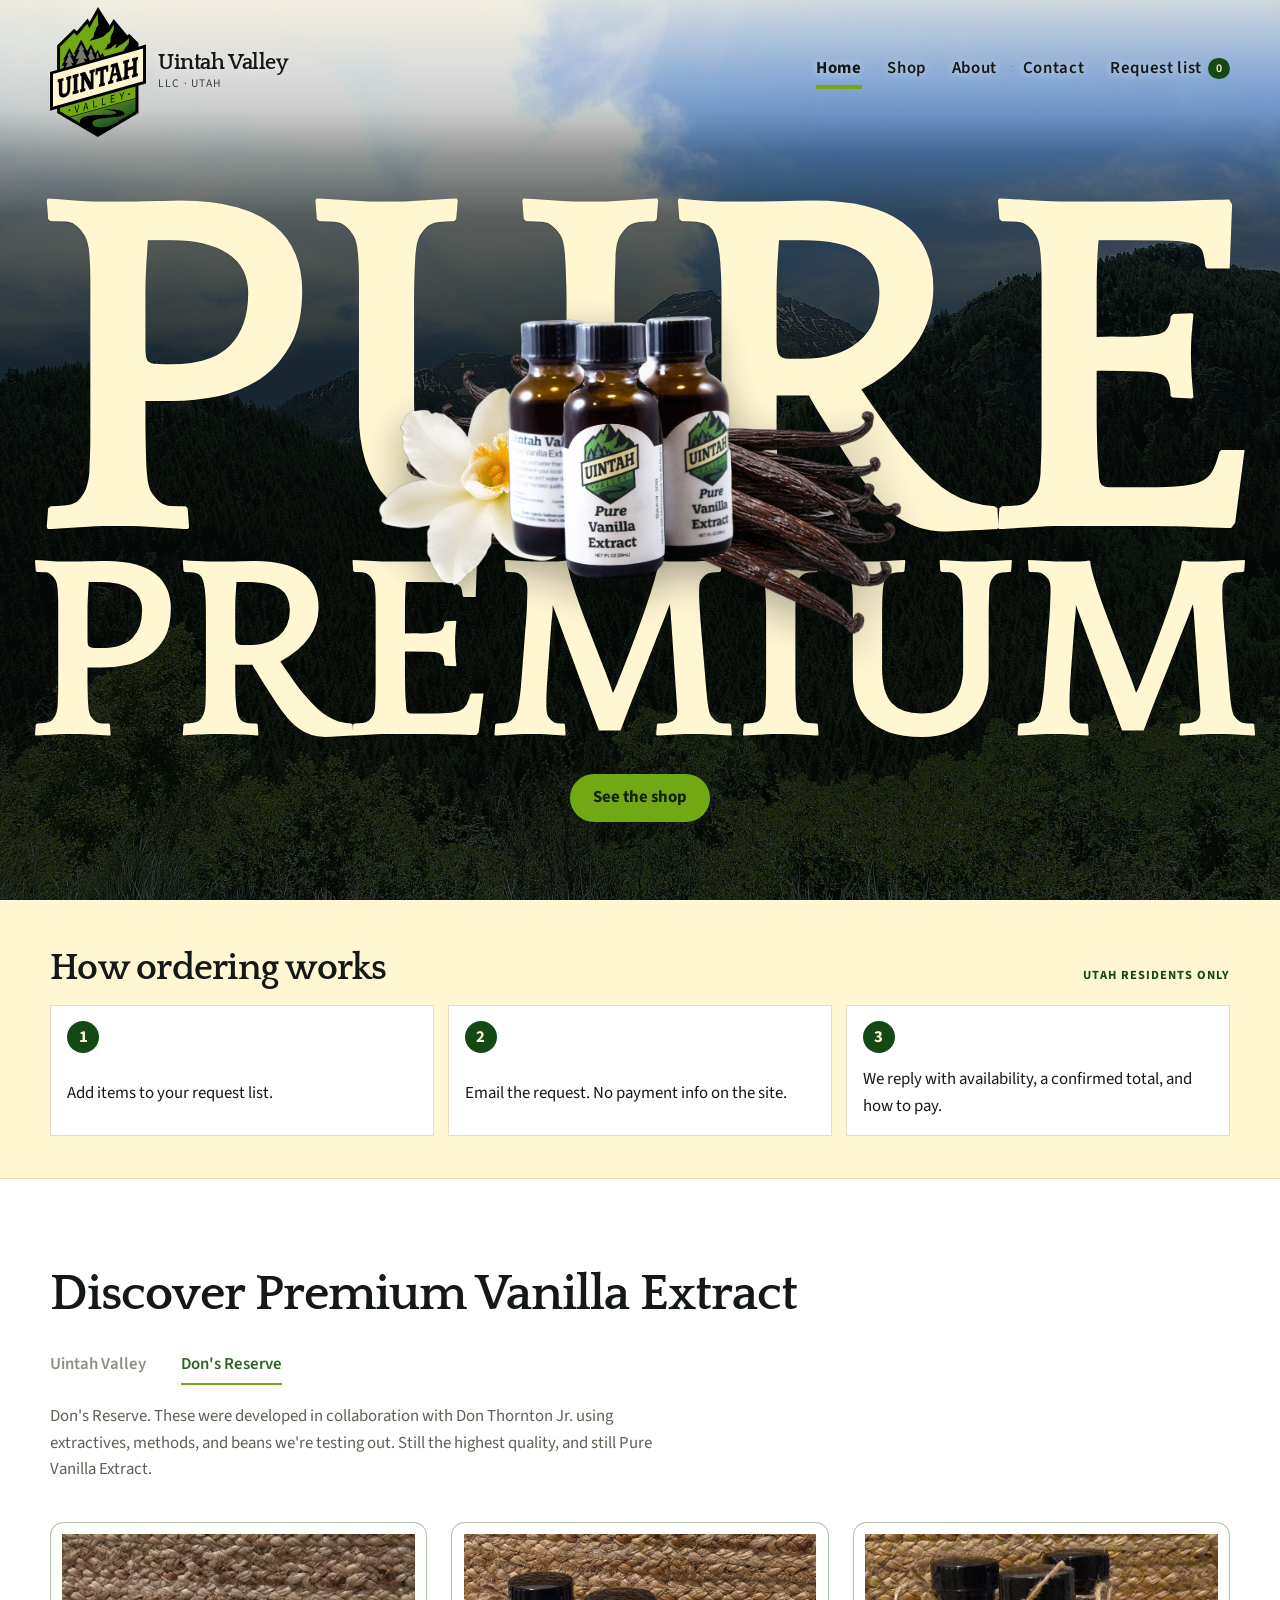
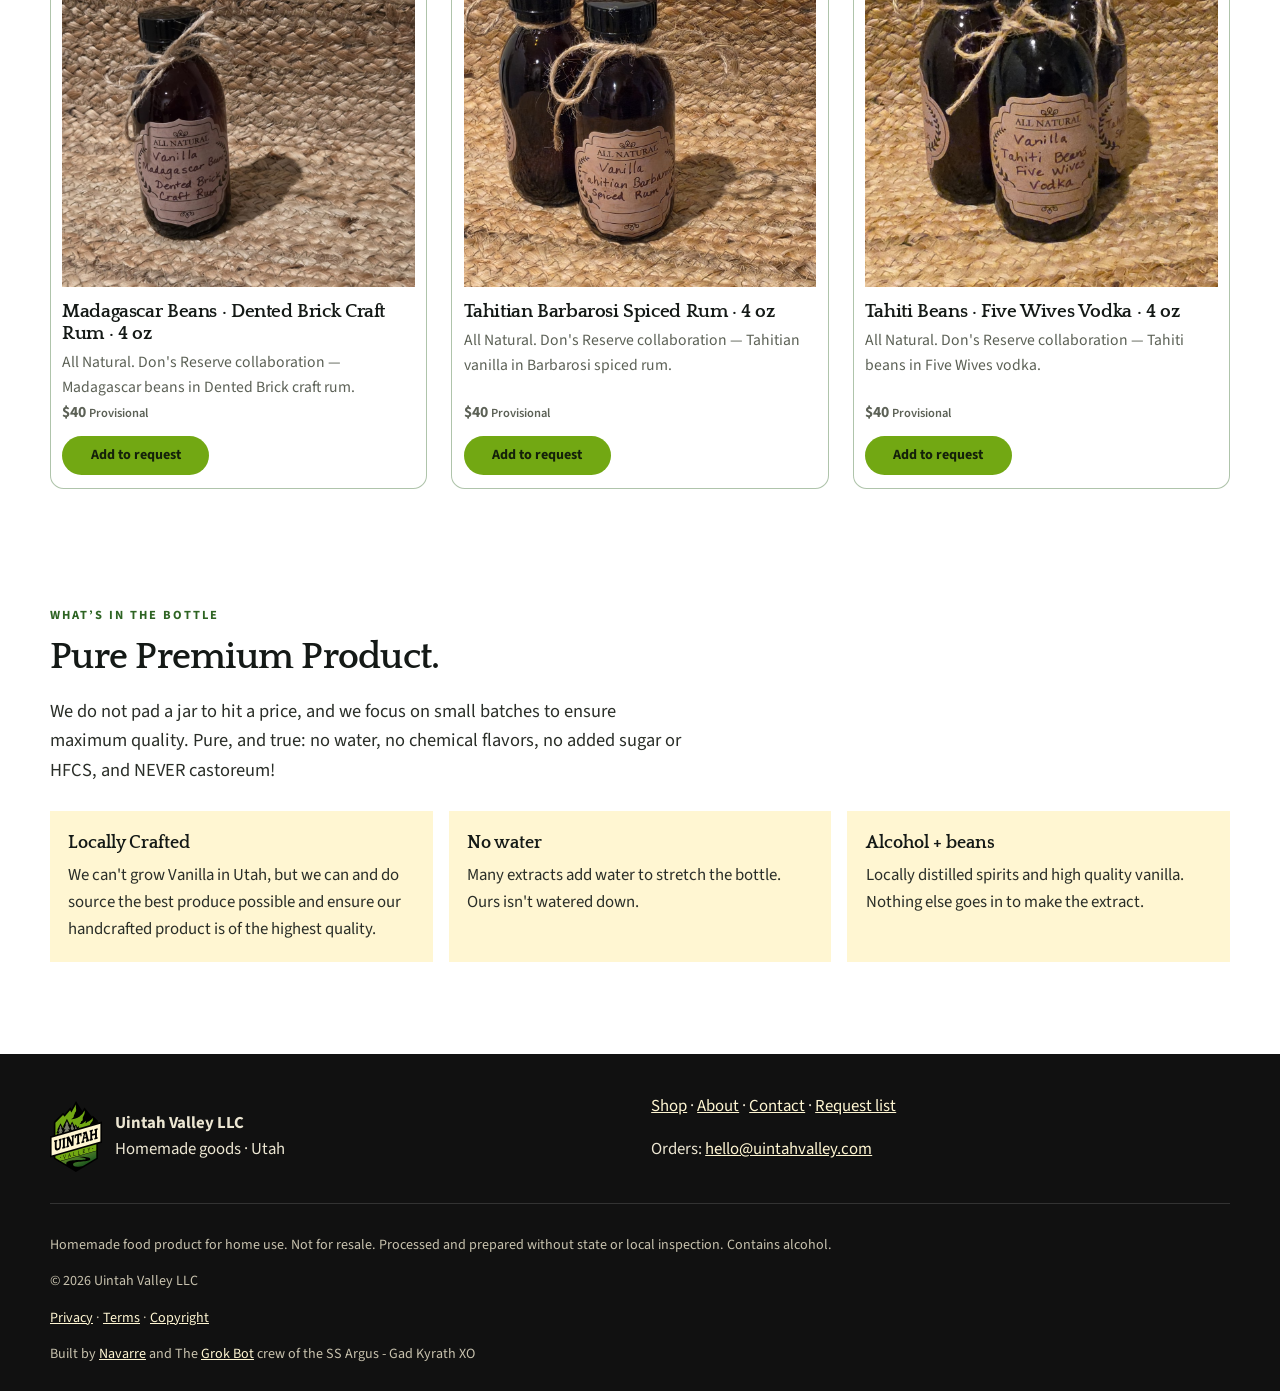
<file: index.html>
<!DOCTYPE html>
<html lang="en">
<head>
  <meta charset="utf-8">
  <meta name="viewport" content="width=device-width, initial-scale=1">
  <title>Uintah Valley | Homemade vanilla from Utah</title>
  <meta name="description" content="Uintah Valley LLC — homemade vanilla extract from a Utah kitchen. Mainline Pure Vanilla is sold out; available items can be requested.">
  <meta property="og:title" content="Uintah Valley LLC — homemade vanilla from Utah">
  <meta property="og:description" content="Locally distilled spirits and Madagascar beans. No additives and never watered down. Pure.">
  <meta property="og:type" content="website">
  <meta property="og:url" content="https://uintahvalley.com/">
  <link rel="canonical" href="https://uintahvalley.com/">
  <meta property="og:image" content="https://uintahvalley.com/assets/hero-home.jpg">
  <meta name="theme-color" content="#144916">
  <link rel="icon" href="/assets/favicon-32.png" type="image/png" sizes="32x32">
  <link rel="icon" href="/assets/logo-square.png" type="image/png" sizes="192x192">
  <link rel="icon" href="/assets/favicon.svg" type="image/svg+xml">
  <link rel="apple-touch-icon" href="/assets/favicon-180.png">
  <link rel="stylesheet" href="css/styles.css">
  <script type="application/ld+json">
    {
      "@context": "https://schema.org",
      "@type": "Organization",
      "@id": "https://uintahvalley.com/#organization",
      "name": "Uintah Valley LLC",
      "alternateName": "Uintah Valley",
      "url": "https://uintahvalley.com/",
      "logo": "https://uintahvalley.com/assets/logo-square.png",
      "email": "hello@uintahvalley.com",
      "address": {
        "@type": "PostalAddress",
        "addressLocality": "Parowan",
        "addressRegion": "Utah"
      }
    }
  </script>
</head>
<body class="page-home">
  <a class="skip-link" href="#main">Skip to content</a>
  <header class="site-header">
    <div class="wrap header-inner">
      <a class="brand" href="/">
        <picture class="brand-mark">
          <source srcset="assets/logo-color.svg" type="image/svg+xml">
          <img src="assets/logo-color.png" width="96" height="130" alt="">
        </picture>
        <span>
          <span class="brand-name">Uintah Valley</span>
          <span class="brand-meta">LLC · Utah</span>
        </span>
      </a>
      <button class="nav-toggle" type="button" aria-expanded="false" aria-controls="site-nav">Menu</button>
      <nav class="site-nav" id="site-nav">
        <a href="/" aria-current="page">Home</a>
        <a href="/shop">Shop</a>
        <a href="/about">About</a>
        <a href="/contact">Contact</a>
        <a class="cart-link" href="/cart">Request list <span class="cart-count" data-cart-count>0</span></a>
      </nav>
    </div>
  </header>

  <main id="main">
    <section class="hero" aria-label="Homepage hero">
      <img class="hero-photo" src="assets/hero-home.jpg" width="2048" height="1365" alt="Forested mountain valley with snow-patched peaks under a blue sky">
      <div class="hero-scrim" aria-hidden="true"></div>
      <div class="hero-stage">
        <div class="hero-lockup">
          <h1 class="hero-display">
            <span class="hero-line hero-line-pure">Pure</span>
            <span class="hero-line hero-line-premium">Premium</span>
            <span class="visually-hidden">vanilla extract</span>
          </h1>
          <div class="hero-product">
            <img class="hero-plate" src="assets/hero-product-plate.png" width="1268" height="773" alt="Vanilla orchid, three Uintah Valley extract bottles, and vanilla beans">
          </div>
        </div>
        <div class="hero-actions actions">
          <a class="btn btn-primary" href="/shop">See the shop</a>
        </div>
      </div>
    </section>

    <section class="order-how" aria-labelledby="order-how-title">
      <div class="wrap">
        <div class="order-how-head">
          <h2 id="order-how-title">How ordering works</h2>
          <p class="order-how-utah">Utah residents only</p>
        </div>
        <ol class="order-steps">
          <li>
            <span class="order-step-index" aria-hidden="true">1</span>
            <p>Add items to your request list.</p>
          </li>
          <li>
            <span class="order-step-index" aria-hidden="true">2</span>
            <p>Email the request. No payment info on the site.</p>
          </li>
          <li>
            <span class="order-step-index" aria-hidden="true">3</span>
            <p>We reply with availability, a confirmed total, and how to pay.</p>
          </li>
        </ol>
      </div>
    </section>

    <section class="discover" id="discover" aria-labelledby="discover-title">
      <div class="wrap">
        <h2 id="discover-title">Discover Premium Vanilla Extract</h2>
        <div class="discover-tabs" role="tablist" aria-label="Vanilla lines" data-discover-tabs>
          <button type="button" role="tab" id="tab-mainline" aria-selected="false" aria-controls="panel-mainline" data-line="mainline">Uintah Valley</button>
          <button type="button" role="tab" id="tab-dons-reserve" aria-selected="true" aria-controls="panel-dons-reserve" data-line="dons-reserve">Don's Reserve</button>
        </div>

        <div class="discover-panel" id="panel-mainline" role="tabpanel" aria-labelledby="tab-mainline" data-discover-panel="mainline" hidden>
          <p class="discover-desc">This is our mainline product, made with locally distilled spirits and judiciously sourced Madagascar Vanilla.</p>
          <div class="product-row">
            <article class="product-card reveal">
              <img class="product-photo" src="assets/product-mainline-1oz.jpg" width="1600" height="1066" alt="Jar and three labeled bottles of Uintah Valley Pure Vanilla Extract">
              <h3>Pure Vanilla Extract - 1 fl oz</h3>
              <p>Made with Madagascar Vanilla beans and Utah distilled extractives.</p>
              <span class="sold-note">Sold out indefinitely</span>
              <button class="btn" type="button" disabled aria-disabled="true">Unavailable</button>
            </article>
            <article class="product-card reveal">
              <img class="product-photo" src="assets/product-mainline-3oz.jpg" width="1200" height="1395" alt="Three 1 fl oz bottles of Uintah Valley Pure Vanilla Extract">
              <h3>Pure Vanilla Extract - 3 fl oz</h3>
              <p>Three of our 1oz bottles. Made with Madagascar Vanilla beans and Utah distilled extractives.</p>
              <span class="sold-note">Sold out indefinitely</span>
              <button class="btn" type="button" disabled aria-disabled="true">Unavailable</button>
            </article>
            <article class="product-card reveal">
              <img class="product-photo" src="assets/gift-box.jpg" width="1728" height="1152" alt="Three bottles of Uintah Valley Pure Vanilla Extract in a wooden gift box with vanilla beans and orchid flowers">
              <h3>Uintah Valley Gift Box</h3>
              <p>Gift box, you pick what goes in! Made with Madagascar Vanilla beans and Utah distilled extractives. Handcrafted gift box.</p>
              <span class="sold-note">Sold out indefinitely</span>
              <button class="btn" type="button" disabled aria-disabled="true">Unavailable</button>
            </article>
          </div>
        </div>

        <div class="discover-panel" id="panel-dons-reserve" role="tabpanel" aria-labelledby="tab-dons-reserve" data-discover-panel="dons-reserve">
          <p class="discover-desc">Don's Reserve. These were developed in collaboration with Don Thornton Jr. using extractives, methods, and beans we're testing out. Still the highest quality, and still Pure Vanilla Extract.</p>
          <div class="product-row">
            <article class="product-card reveal spotlight-card">
              <img class="product-photo" src="assets/product-dons-madagascar-dented-brick.jpg" width="1400" height="1050" alt="All Natural bottle: Vanilla Madagascar Beans, Dented Brick Craft Rum">
              <h3>Madagascar Beans · Dented Brick Craft Rum · 4 oz</h3>
              <p>All Natural. Don's Reserve collaboration — Madagascar beans in Dented Brick craft rum.</p>
              <p class="price">$40 <span class="provisional">Provisional</span></p>
              <div class="add-slot">
                <button class="btn btn-primary add-btn" type="button" data-add="dons-madagascar-dented-brick">
                  <span class="add-btn-idle">Add to request</span>
                  <span class="add-btn-done" aria-hidden="true">Added <span aria-hidden="true">✓</span></span>
                </button>
                <a class="add-view" href="/cart" hidden>View request list</a>
              </div>
            </article>
            <article class="product-card reveal spotlight-card">
              <img class="product-photo" src="assets/product-dons-tahitian-barbarosi.jpg" width="1400" height="1050" alt="All Natural bottle: Vanilla Tahitian Barbarosi Spiced Rum">
              <h3>Tahitian Barbarosi Spiced Rum · 4 oz</h3>
              <p>All Natural. Don's Reserve collaboration — Tahitian vanilla in Barbarosi spiced rum.</p>
              <p class="price">$40 <span class="provisional">Provisional</span></p>
              <div class="add-slot">
                <button class="btn btn-primary add-btn" type="button" data-add="dons-tahitian-barbarosi">
                  <span class="add-btn-idle">Add to request</span>
                  <span class="add-btn-done" aria-hidden="true">Added <span aria-hidden="true">✓</span></span>
                </button>
                <a class="add-view" href="/cart" hidden>View request list</a>
              </div>
            </article>
            <article class="product-card reveal spotlight-card">
              <img class="product-photo" src="assets/product-dons-tahiti-five-wives.jpg" width="1400" height="1050" alt="All Natural bottle: Vanilla Tahiti Beans, Five Wives Vodka">
              <h3>Tahiti Beans · Five Wives Vodka · 4 oz</h3>
              <p>All Natural. Don's Reserve collaboration — Tahiti beans in Five Wives vodka.</p>
              <p class="price">$40 <span class="provisional">Provisional</span></p>
              <div class="add-slot">
                <button class="btn btn-primary add-btn" type="button" data-add="dons-tahiti-five-wives">
                  <span class="add-btn-idle">Add to request</span>
                  <span class="add-btn-done" aria-hidden="true">Added <span aria-hidden="true">✓</span></span>
                </button>
                <a class="add-view" href="/cart" hidden>View request list</a>
              </div>
            </article>
          </div>
        </div>
      </div>
    </section>

    <section class="section wrap">
      <p class="eyebrow">What’s in the bottle</p>
      <h2>Pure Premium Product.</h2>
      <p class="lede">We do not pad a jar to hit a price, and we focus on small batches to ensure maximum quality. Pure, and true: no water, no chemical flavors, no added sugar or HFCS, and NEVER castoreum!</p>
      <dl class="lean-points three">
        <div>
          <dt>Locally Crafted</dt>
          <dd>We can't grow Vanilla in Utah, but we can and do source the best produce possible and ensure our handcrafted product is of the highest quality.</dd>
        </div>
        <div>
          <dt>No water</dt>
          <dd>Many extracts add water to stretch the bottle. Ours isn't watered down.</dd>
        </div>
        <div>
          <dt>Alcohol + beans</dt>
          <dd>Locally distilled spirits and high quality vanilla. Nothing else goes in to make the extract.</dd>
        </div>
      </dl>
    </section>
  </main>

  <footer class="site-footer">
    <div class="wrap footer-grid">
      <div class="footer-brand">
        <img src="assets/logo-color.svg" width="52" height="71" alt="">
        <div>
          <strong>Uintah Valley LLC</strong>
          <div>Homemade goods · Utah</div>
        </div>
      </div>
      <div>
        <div><a href="/shop">Shop</a> · <a href="/about">About</a> · <a href="/contact">Contact</a> · <a href="/cart">Request list</a></div>
        <p>Orders: <a href="mailto:hello@uintahvalley.com">hello@uintahvalley.com</a></p>
      </div>
    </div>
    <div class="wrap legal">
      <p>Homemade food product for home use. Not for resale. Processed and prepared without state or local inspection. Contains alcohol.</p>
      <p>© <span data-year>2026</span> Uintah Valley LLC</p>
      <p><a href="/privacy">Privacy</a> · <a href="/terms">Terms</a> · <a href="/copyright">Copyright</a></p>
      <p class="footer-credit">Built by <a href="https://navarreval.com/">Navarre</a> and The <a href="https://x.ai/bot">Grok Bot</a> crew of the SS Argus - Gad Kyrath XO</p>
    </div>
  </footer>
  <script src="js/cart.js"></script>
  <script src="js/site.js"></script>
</body>
</html>
</file>
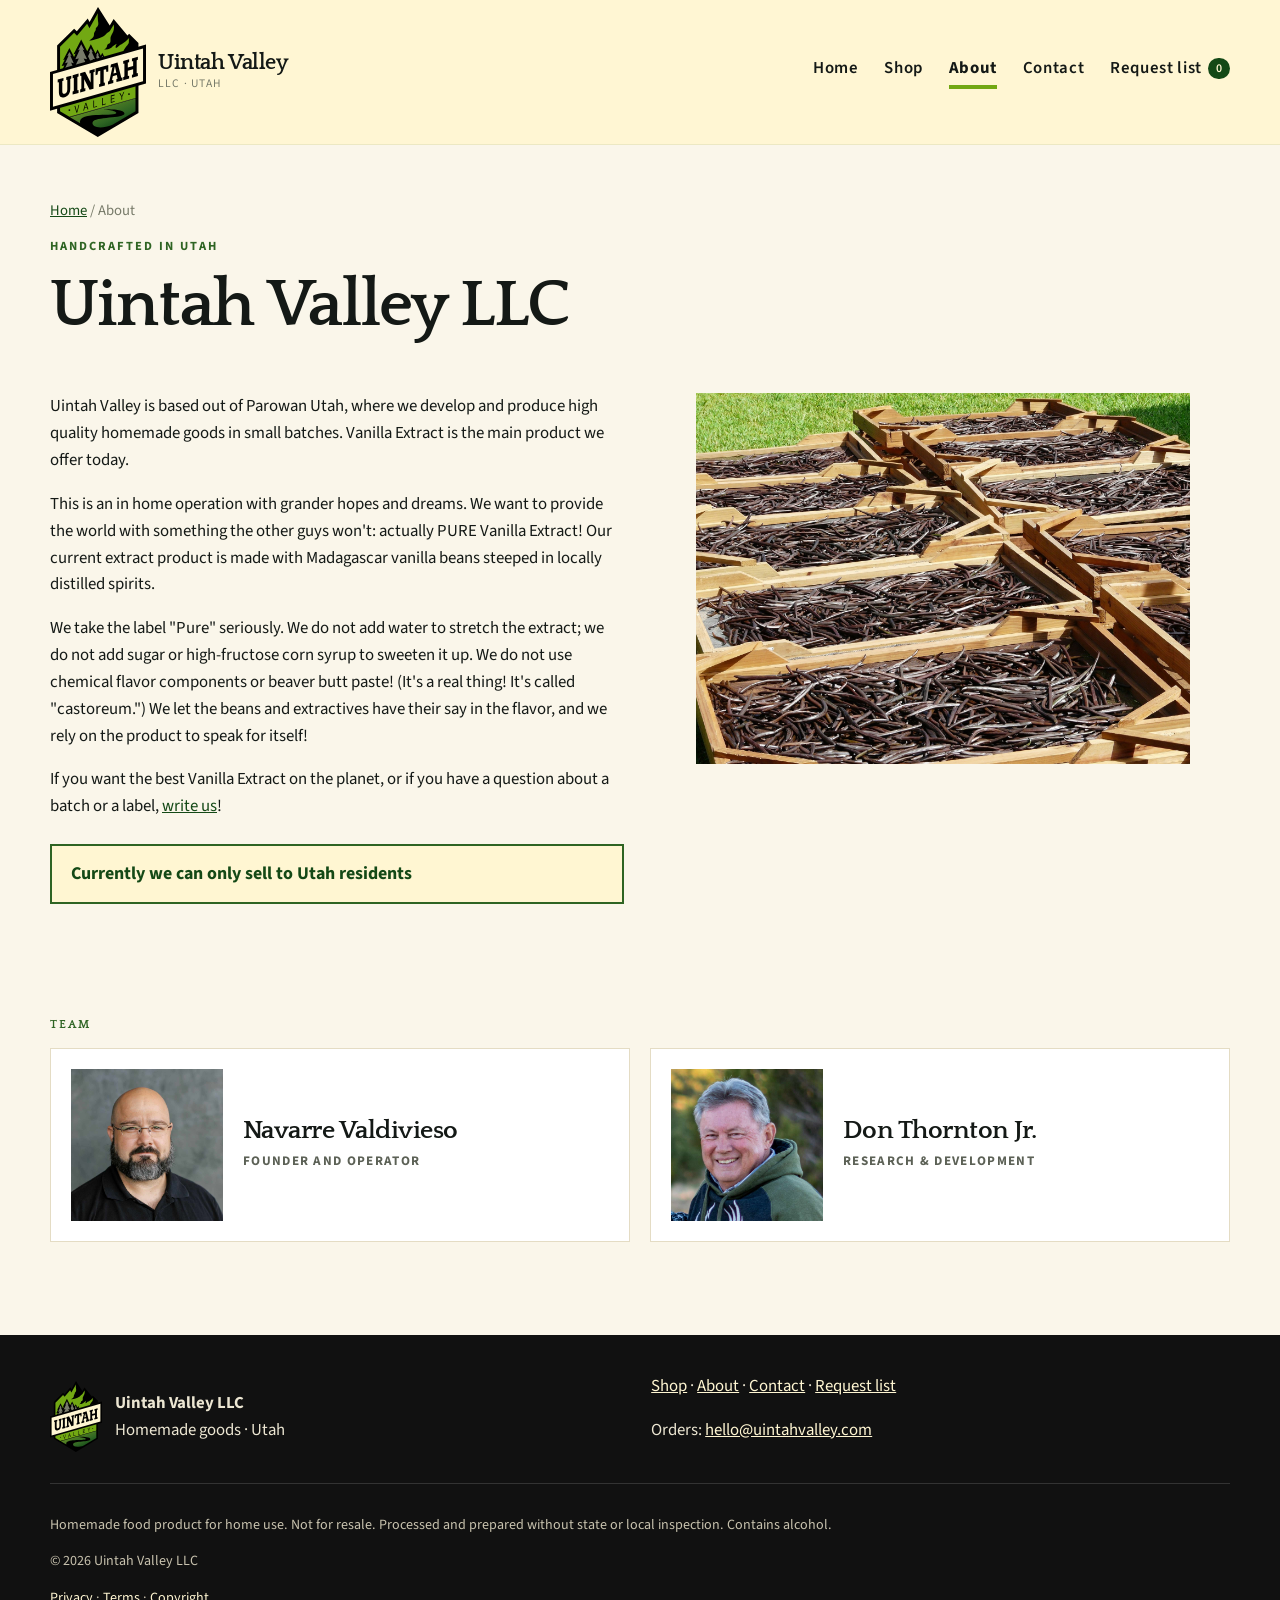
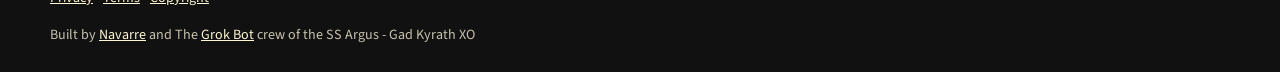
<file: about.html>
<!DOCTYPE html>
<html lang="en">
<head>
  <meta charset="utf-8">
  <meta name="viewport" content="width=device-width, initial-scale=1">
  <title>About Uintah Valley LLC</title>
  <meta name="description" content="Uintah Valley LLC makes homemade goods in Utah. Pure Vanilla Extract from a home kitchen — Madagascar beans in locally distilled spirits.">
  <meta property="og:title" content="About Uintah Valley LLC">
  <meta property="og:description" content="Homemade in Utah. Actually PURE Vanilla Extract.">
  <meta property="og:type" content="website">
  <meta property="og:url" content="https://uintahvalley.com/about">
  <link rel="canonical" href="https://uintahvalley.com/about">
  <meta property="og:image" content="https://uintahvalley.com/assets/logo-square.png">
  <meta name="theme-color" content="#144916">
  <link rel="icon" href="/assets/favicon-32.png" type="image/png" sizes="32x32">
  <link rel="icon" href="/assets/logo-square.png" type="image/png" sizes="192x192">
  <link rel="icon" href="/assets/favicon.svg" type="image/svg+xml">
  <link rel="apple-touch-icon" href="/assets/favicon-180.png">
  <link rel="stylesheet" href="css/styles.css">
  <script type="application/ld+json">
    {
      "@context": "https://schema.org",
      "@type": "Organization",
      "@id": "https://uintahvalley.com/#organization",
      "name": "Uintah Valley LLC",
      "alternateName": "Uintah Valley",
      "url": "https://uintahvalley.com/",
      "logo": "https://uintahvalley.com/assets/logo-square.png",
      "email": "hello@uintahvalley.com",
      "address": {
        "@type": "PostalAddress",
        "addressLocality": "Parowan",
        "addressRegion": "Utah"
      }
    }
  </script>
</head>
<body>
  <a class="skip-link" href="#main">Skip to content</a>
  <header class="site-header">
    <div class="wrap header-inner">
      <a class="brand" href="/">
        <picture class="brand-mark">
          <source srcset="assets/logo-color.svg" type="image/svg+xml">
          <img src="assets/logo-color.png" width="96" height="130" alt="">
        </picture>
        <span>
          <span class="brand-name">Uintah Valley</span>
          <span class="brand-meta">LLC · Utah</span>
        </span>
      </a>
      <button class="nav-toggle" type="button" aria-expanded="false" aria-controls="site-nav">Menu</button>
      <nav class="site-nav" id="site-nav">
        <a href="/">Home</a>
        <a href="/shop">Shop</a>
        <a href="/about" aria-current="page">About</a>
        <a href="/contact">Contact</a>
        <a class="cart-link" href="/cart">Request list <span class="cart-count" data-cart-count>0</span></a>
      </nav>
    </div>
  </header>

  <main id="main" class="wrap">
    <header class="page-hero">
      <p class="crumbs"><a href="/">Home</a> / About</p>
      <p class="eyebrow">Handcrafted in Utah</p>
      <h1>Uintah Valley LLC</h1>
    </header>

    <section class="section section-tight">
      <div class="split">
        <div>
          <p>Uintah Valley is based out of Parowan Utah, where we develop and produce high quality homemade goods in small batches. Vanilla Extract is the main product we offer today.</p>
          <p>This is an in home operation with grander hopes and dreams. We want to provide the world with something the other guys won't: actually PURE Vanilla Extract! Our current extract product is made with Madagascar vanilla beans steeped in locally distilled spirits.</p>
          <p>We take the label "Pure" seriously. We do not add water to stretch the extract; we do not add sugar or high-fructose corn syrup to sweeten it up. We do not use chemical flavor components or beaver butt paste! (It's a real thing! It's called "castoreum.") We let the beans and extractives have their say in the flavor, and we rely on the product to speak for itself!</p>
          <p>If you want the best Vanilla Extract on the planet, or if you have a question about a batch or a label, <a href="/contact">write us</a>!</p>
          <p class="residents-note" role="note">Currently we can only sell to Utah residents</p>
        </div>
        <div>
          <figure class="media">
            <img src="assets/about-beans-trays.jpg" width="1800" height="1350" alt="Vanilla beans drying on wooden curing trays outdoors on grass">
          </figure>
        </div>
      </div>
    </section>

    <section class="section team" aria-labelledby="team-heading">
      <h2 id="team-heading" class="team-heading">Team</h2>
      <div class="team-grid">
        <div class="founder-card reveal">
          <img src="assets/about-founder-navarre.jpg" width="1080" height="1223" alt="Navarre Valdivieso">
          <div>
            <h3>Navarre Valdivieso</h3>
            <p class="founder-role">Founder and operator</p>
          </div>
        </div>
        <div class="founder-card reveal">
          <img src="assets/about-don-thornton.jpg" width="1080" height="1223" alt="Don Thornton Jr.">
          <div>
            <h3>Don Thornton Jr.</h3>
            <p class="founder-role">Research &amp; Development</p>
          </div>
        </div>
      </div>
    </section>
  </main>

  <footer class="site-footer">
    <div class="wrap footer-grid">
      <div class="footer-brand">
        <img src="assets/logo-color.svg" width="52" height="71" alt="">
        <div>
          <strong>Uintah Valley LLC</strong>
          <div>Homemade goods · Utah</div>
        </div>
      </div>
      <div>
        <div><a href="/shop">Shop</a> · <a href="/about">About</a> · <a href="/contact">Contact</a> · <a href="/cart">Request list</a></div>
        <p>Orders: <a href="mailto:hello@uintahvalley.com">hello@uintahvalley.com</a></p>
      </div>
    </div>
    <div class="wrap legal">
      <p>Homemade food product for home use. Not for resale. Processed and prepared without state or local inspection. Contains alcohol.</p>
      <p>© <span data-year>2026</span> Uintah Valley LLC</p>
      <p><a href="/privacy">Privacy</a> · <a href="/terms">Terms</a> · <a href="/copyright">Copyright</a></p>
      <p class="footer-credit">Built by <a href="https://navarreval.com/">Navarre</a> and The <a href="https://x.ai/bot">Grok Bot</a> crew of the SS Argus - Gad Kyrath XO</p>
    </div>
  </footer>
  <script src="js/cart.js"></script>
  <script src="js/site.js"></script>
</body>
</html>
</file>
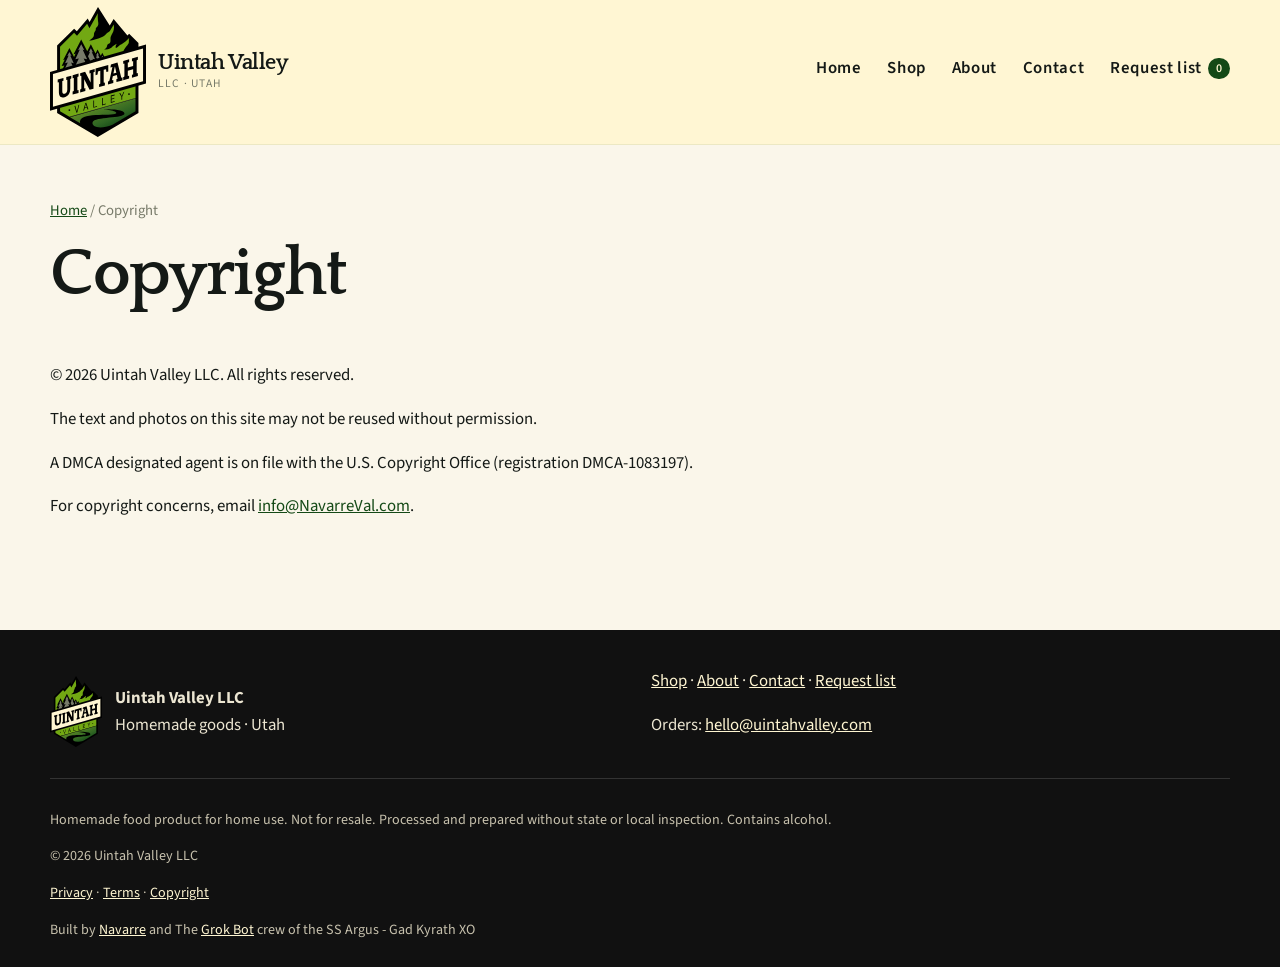
<file: copyright.html>
<!DOCTYPE html>
<html lang="en">
<head>
  <meta charset="utf-8">
  <meta name="viewport" content="width=device-width, initial-scale=1">
  <title>Copyright | Uintah Valley</title>
  <meta name="description" content="Copyright notice for Uintah Valley LLC. Site text and photos may not be reused without permission.">
  <meta property="og:title" content="Copyright | Uintah Valley">
  <meta property="og:description" content="© 2026 Uintah Valley LLC. All rights reserved.">
  <meta property="og:type" content="website">
  <meta property="og:url" content="https://uintahvalley.com/copyright">
  <link rel="canonical" href="https://uintahvalley.com/copyright">
  <meta property="og:image" content="https://uintahvalley.com/assets/logo-square.png">
  <meta name="theme-color" content="#144916">
  <link rel="icon" href="/assets/favicon-32.png" type="image/png" sizes="32x32">
  <link rel="icon" href="/assets/logo-square.png" type="image/png" sizes="192x192">
  <link rel="icon" href="/assets/favicon.svg" type="image/svg+xml">
  <link rel="apple-touch-icon" href="/assets/favicon-180.png">
  <link rel="stylesheet" href="css/styles.css">
</head>
<body>
  <a class="skip-link" href="#main">Skip to content</a>
  <header class="site-header">
    <div class="wrap header-inner">
      <a class="brand" href="/">
        <picture class="brand-mark">
          <source srcset="assets/logo-color.svg" type="image/svg+xml">
          <img src="assets/logo-color.png" width="96" height="130" alt="">
        </picture>
        <span>
          <span class="brand-name">Uintah Valley</span>
          <span class="brand-meta">LLC · Utah</span>
        </span>
      </a>
      <button class="nav-toggle" type="button" aria-expanded="false" aria-controls="site-nav">Menu</button>
      <nav class="site-nav" id="site-nav">
        <a href="/">Home</a>
        <a href="/shop">Shop</a>
        <a href="/about">About</a>
        <a href="/contact">Contact</a>
        <a class="cart-link" href="/cart">Request list <span class="cart-count" data-cart-count>0</span></a>
      </nav>
    </div>
  </header>

  <main id="main" class="wrap">
    <header class="page-hero">
      <p class="crumbs"><a href="/">Home</a> / Copyright</p>
      <h1>Copyright</h1>
    </header>

    <section class="section section-tight">
      <p>© 2026 Uintah Valley LLC. All rights reserved.</p>
      <p>The text and photos on this site may not be reused without permission.</p>
      <p>A DMCA designated agent is on file with the U.S. Copyright Office (registration DMCA-1083197).</p>
      <p>For copyright concerns, email <a href="mailto:info@NavarreVal.com">info@NavarreVal.com</a>.</p>
    </section>
  </main>

  <footer class="site-footer">
    <div class="wrap footer-grid">
      <div class="footer-brand">
        <img src="assets/logo-color.svg" width="52" height="71" alt="">
        <div>
          <strong>Uintah Valley LLC</strong>
          <div>Homemade goods · Utah</div>
        </div>
      </div>
      <div>
        <div><a href="/shop">Shop</a> · <a href="/about">About</a> · <a href="/contact">Contact</a> · <a href="/cart">Request list</a></div>
        <p>Orders: <a href="mailto:hello@uintahvalley.com">hello@uintahvalley.com</a></p>
      </div>
    </div>
    <div class="wrap legal">
      <p>Homemade food product for home use. Not for resale. Processed and prepared without state or local inspection. Contains alcohol.</p>
      <p>© <span data-year>2026</span> Uintah Valley LLC</p>
      <p><a href="/privacy">Privacy</a> · <a href="/terms">Terms</a> · <a href="/copyright" aria-current="page">Copyright</a></p>
      <p class="footer-credit">Built by <a href="https://navarreval.com/">Navarre</a> and The <a href="https://x.ai/bot">Grok Bot</a> crew of the SS Argus - Gad Kyrath XO</p>
    </div>
  </footer>
  <script src="js/cart.js"></script>
  <script src="js/site.js"></script>
</body>
</html>
</file>
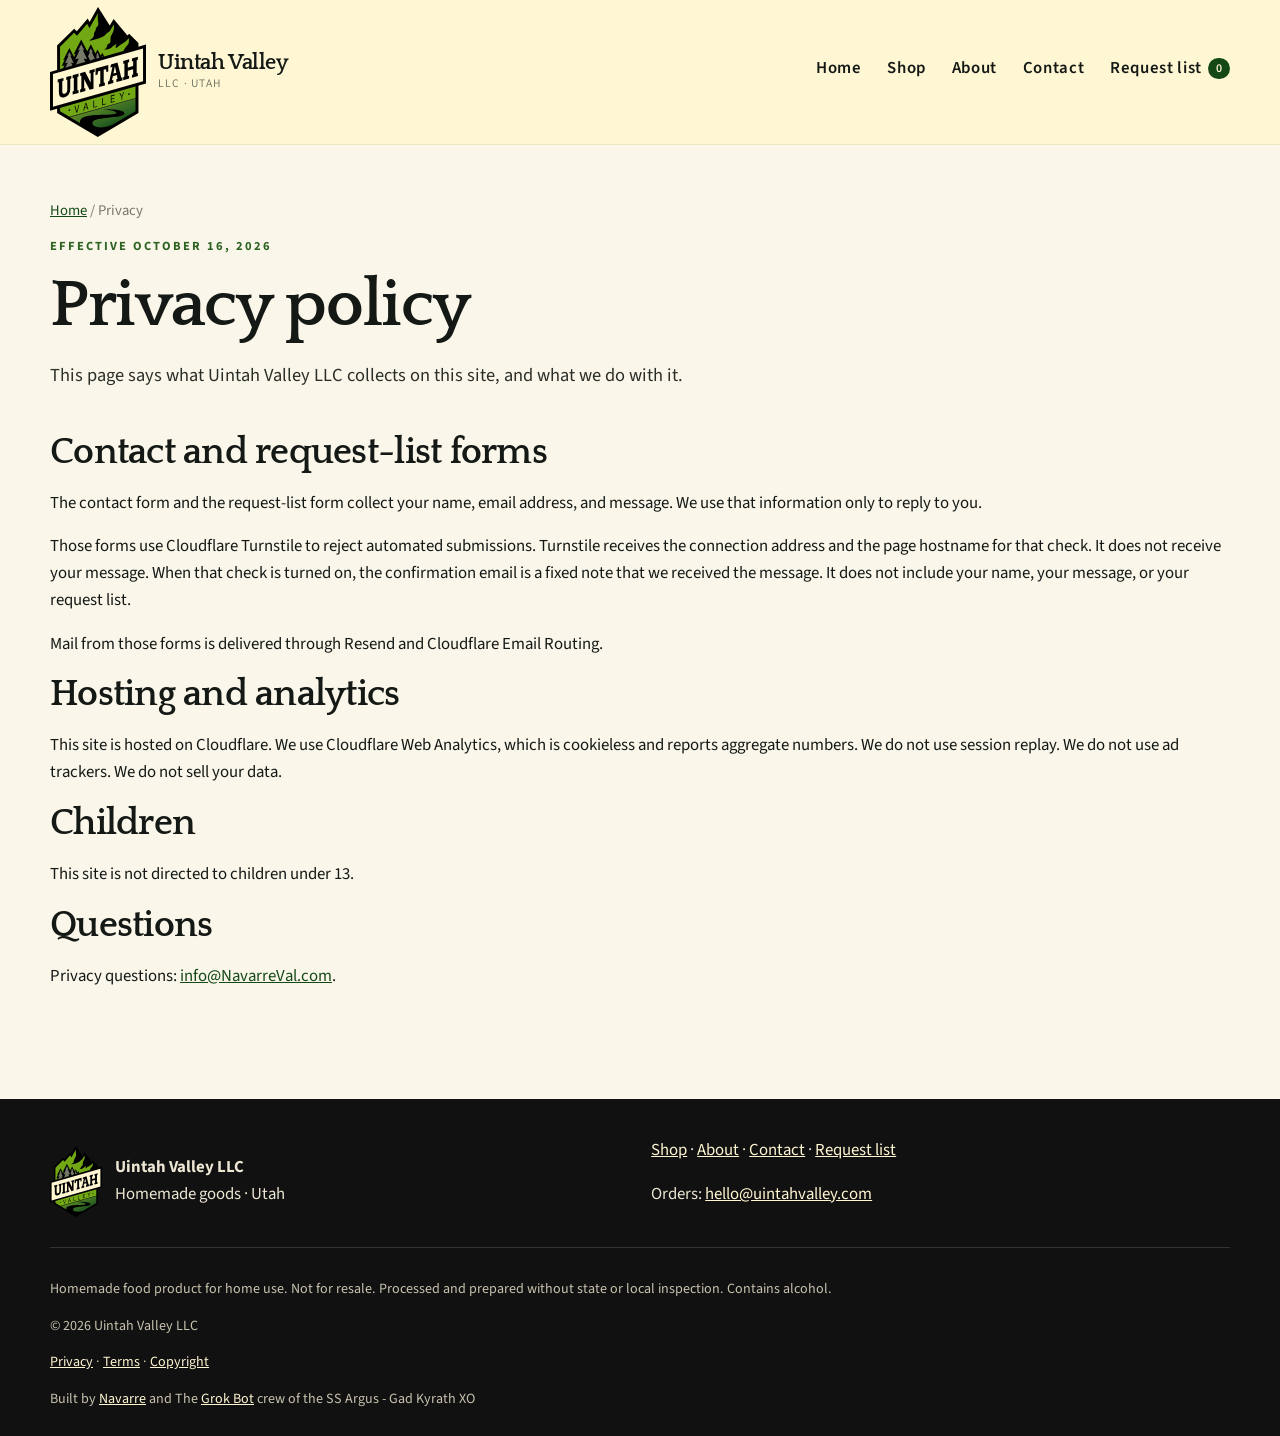
<file: privacy.html>
<!DOCTYPE html>
<html lang="en">
<head>
  <meta charset="utf-8">
  <meta name="viewport" content="width=device-width, initial-scale=1">
  <title>Privacy policy | Uintah Valley</title>
  <meta name="description" content="Privacy policy for Uintah Valley LLC. Contact and request-list forms are used only to reply. Effective October 16, 2026.">
  <meta property="og:title" content="Privacy policy | Uintah Valley">
  <meta property="og:description" content="What the Uintah Valley site collects, and what it does not.">
  <meta property="og:type" content="website">
  <meta property="og:url" content="https://uintahvalley.com/privacy">
  <link rel="canonical" href="https://uintahvalley.com/privacy">
  <meta property="og:image" content="https://uintahvalley.com/assets/logo-square.png">
  <meta name="theme-color" content="#144916">
  <link rel="icon" href="/assets/favicon-32.png" type="image/png" sizes="32x32">
  <link rel="icon" href="/assets/logo-square.png" type="image/png" sizes="192x192">
  <link rel="icon" href="/assets/favicon.svg" type="image/svg+xml">
  <link rel="apple-touch-icon" href="/assets/favicon-180.png">
  <link rel="stylesheet" href="css/styles.css">
</head>
<body>
  <a class="skip-link" href="#main">Skip to content</a>
  <header class="site-header">
    <div class="wrap header-inner">
      <a class="brand" href="/">
        <picture class="brand-mark">
          <source srcset="assets/logo-color.svg" type="image/svg+xml">
          <img src="assets/logo-color.png" width="96" height="130" alt="">
        </picture>
        <span>
          <span class="brand-name">Uintah Valley</span>
          <span class="brand-meta">LLC · Utah</span>
        </span>
      </a>
      <button class="nav-toggle" type="button" aria-expanded="false" aria-controls="site-nav">Menu</button>
      <nav class="site-nav" id="site-nav">
        <a href="/">Home</a>
        <a href="/shop">Shop</a>
        <a href="/about">About</a>
        <a href="/contact">Contact</a>
        <a class="cart-link" href="/cart">Request list <span class="cart-count" data-cart-count>0</span></a>
      </nav>
    </div>
  </header>

  <main id="main" class="wrap">
    <header class="page-hero">
      <p class="crumbs"><a href="/">Home</a> / Privacy</p>
      <p class="eyebrow">Effective October 16, 2026</p>
      <h1>Privacy policy</h1>
      <p class="lede">This page says what Uintah Valley LLC collects on this site, and what we do with it.</p>
    </header>

    <section class="section section-tight">
      <h2>Contact and request-list forms</h2>
      <p>The contact form and the request-list form collect your name, email address, and message. We use that information only to reply to you.</p>
      <p>Those forms use Cloudflare Turnstile to reject automated submissions. Turnstile receives the connection address and the page hostname for that check. It does not receive your message. When that check is turned on, the confirmation email is a fixed note that we received the message. It does not include your name, your message, or your request list.</p>
      <p>Mail from those forms is delivered through Resend and Cloudflare Email Routing.</p>

      <h2>Hosting and analytics</h2>
      <p>This site is hosted on Cloudflare. We use Cloudflare Web Analytics, which is cookieless and reports aggregate numbers. We do not use session replay. We do not use ad trackers. We do not sell your data.</p>

      <h2>Children</h2>
      <p>This site is not directed to children under 13.</p>

      <h2>Questions</h2>
      <p>Privacy questions: <a href="mailto:info@NavarreVal.com">info@NavarreVal.com</a>.</p>
    </section>
  </main>

  <footer class="site-footer">
    <div class="wrap footer-grid">
      <div class="footer-brand">
        <img src="assets/logo-color.svg" width="52" height="71" alt="">
        <div>
          <strong>Uintah Valley LLC</strong>
          <div>Homemade goods · Utah</div>
        </div>
      </div>
      <div>
        <div><a href="/shop">Shop</a> · <a href="/about">About</a> · <a href="/contact">Contact</a> · <a href="/cart">Request list</a></div>
        <p>Orders: <a href="mailto:hello@uintahvalley.com">hello@uintahvalley.com</a></p>
      </div>
    </div>
    <div class="wrap legal">
      <p>Homemade food product for home use. Not for resale. Processed and prepared without state or local inspection. Contains alcohol.</p>
      <p>© <span data-year>2026</span> Uintah Valley LLC</p>
      <p><a href="/privacy" aria-current="page">Privacy</a> · <a href="/terms">Terms</a> · <a href="/copyright">Copyright</a></p>
      <p class="footer-credit">Built by <a href="https://navarreval.com/">Navarre</a> and The <a href="https://x.ai/bot">Grok Bot</a> crew of the SS Argus - Gad Kyrath XO</p>
    </div>
  </footer>
  <script src="js/cart.js"></script>
  <script src="js/site.js"></script>
</body>
</html>
</file>
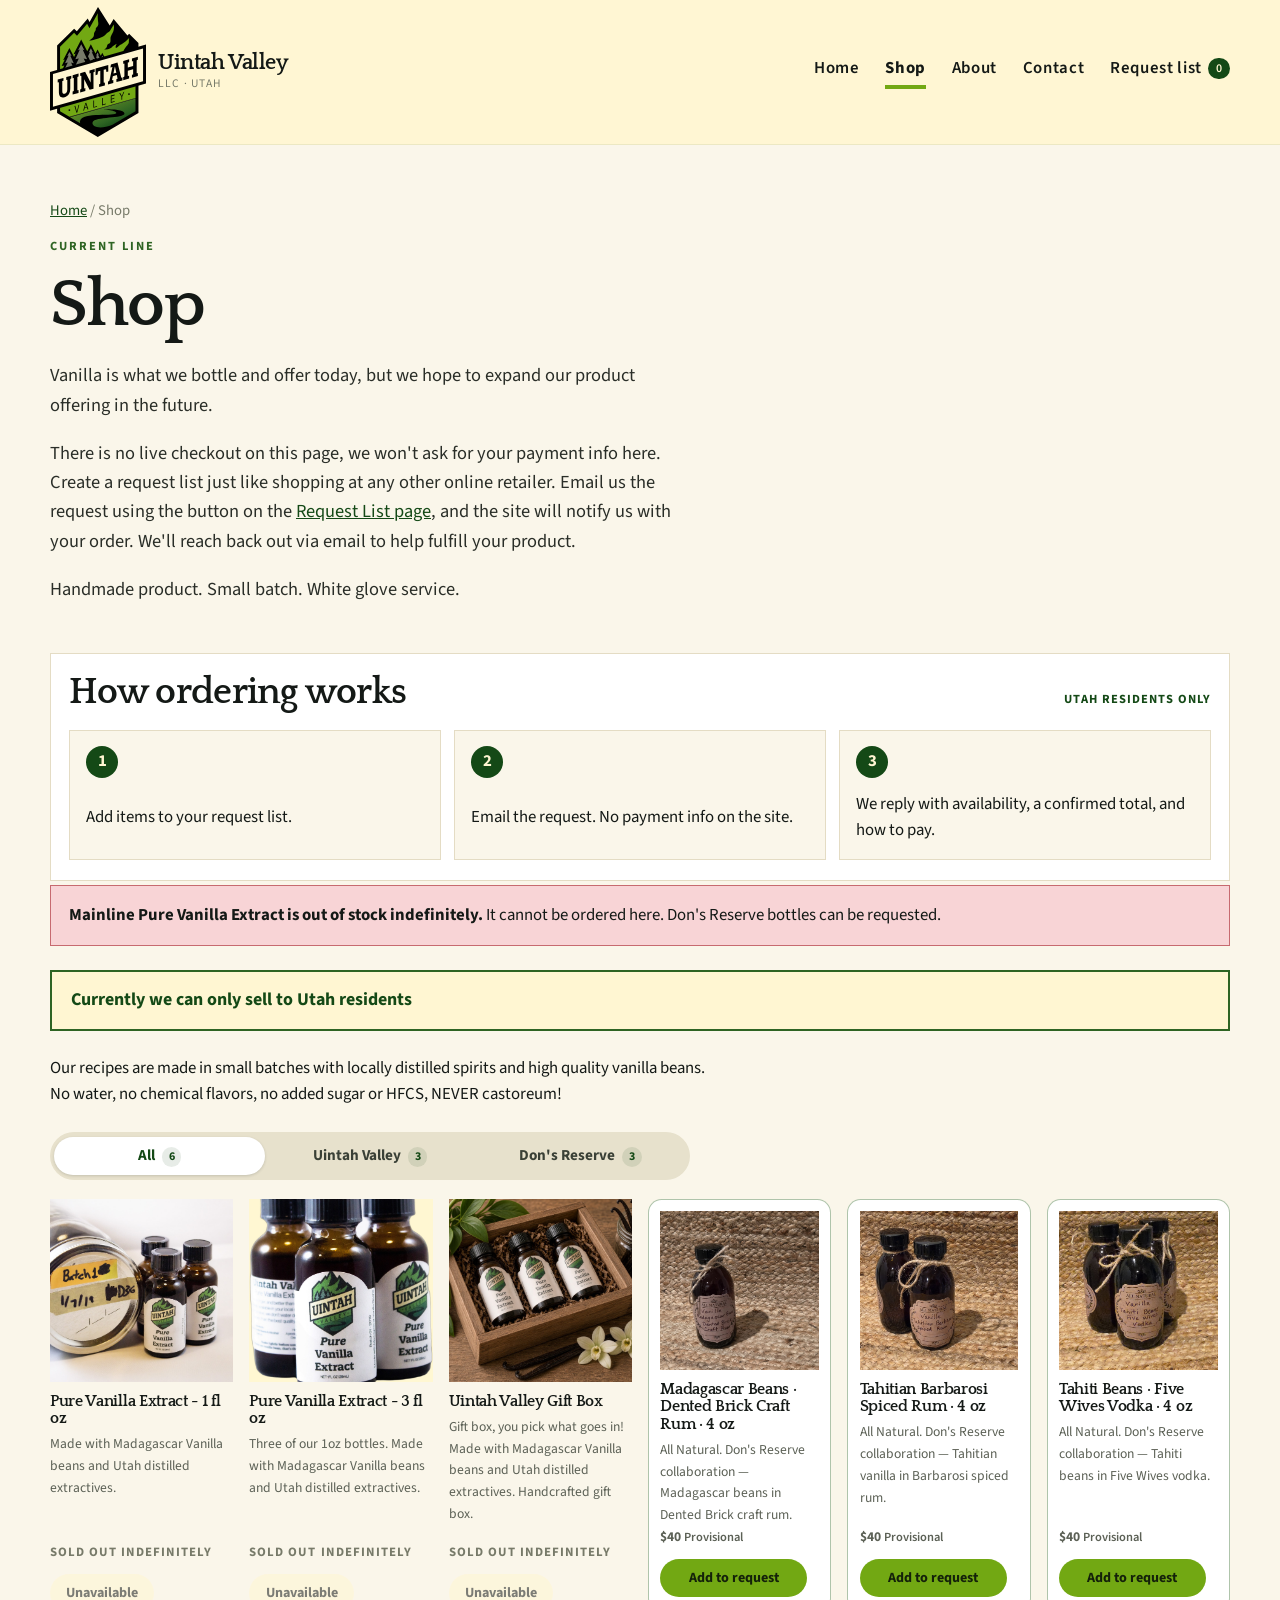
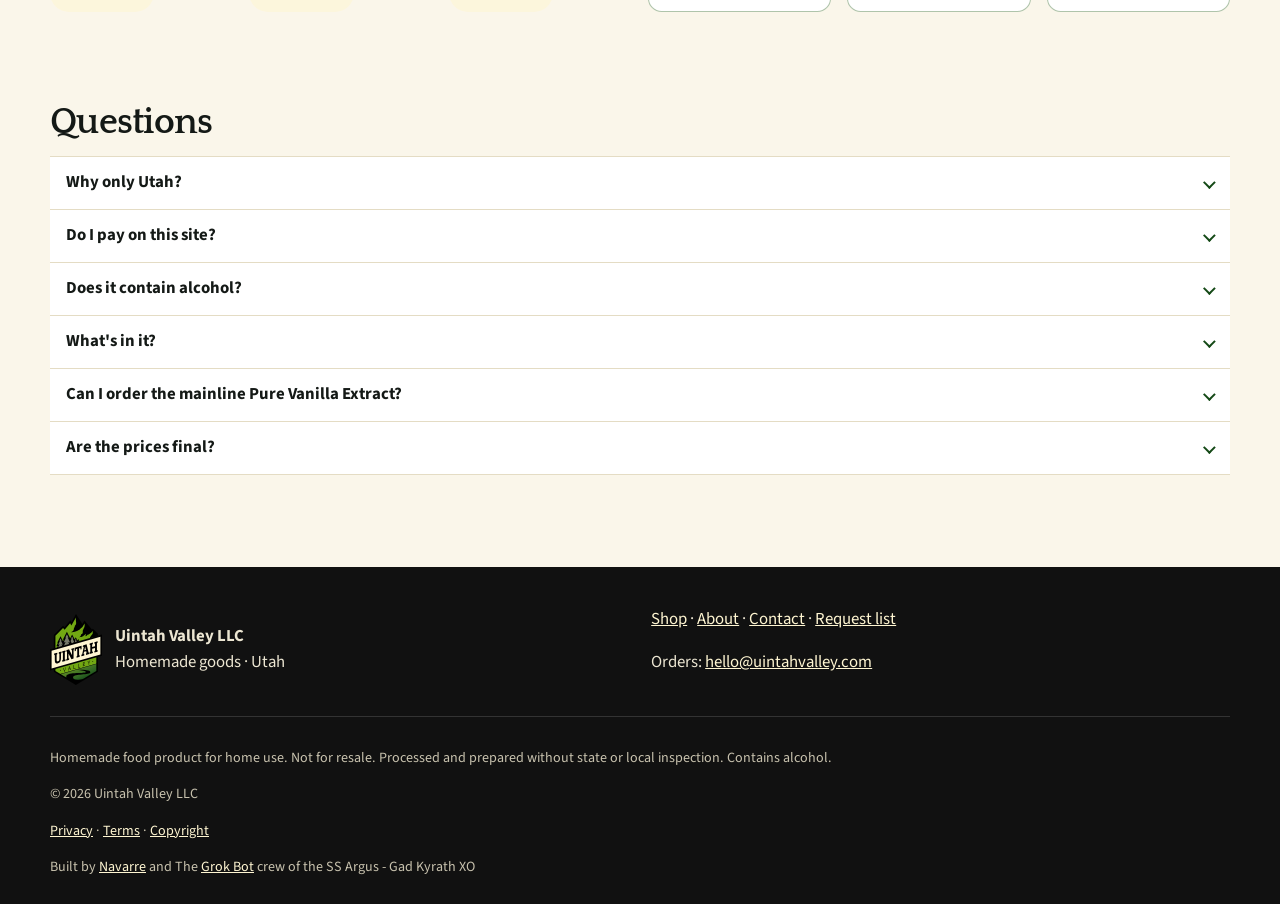
<file: shop.html>
<!DOCTYPE html>
<html lang="en">
<head>
  <meta charset="utf-8">
  <meta name="viewport" content="width=device-width, initial-scale=1">
  <title>Shop | Uintah Valley</title>
  <meta name="description" content="Uintah Valley vanilla shop. Mainline Pure Vanilla Extract is sold out indefinitely. Available items can be requested.">
  <meta property="og:title" content="Shop Uintah Valley">
  <meta property="og:description" content="Homemade vanilla from Utah. Mainline is out of stock; available items can be requested.">
  <meta property="og:type" content="website">
  <meta property="og:url" content="https://uintahvalley.com/shop">
  <link rel="canonical" href="https://uintahvalley.com/shop">
  <meta property="og:image" content="https://uintahvalley.com/assets/logo-square.png">
  <meta name="theme-color" content="#144916">
  <link rel="icon" href="/assets/favicon-32.png" type="image/png" sizes="32x32">
  <link rel="icon" href="/assets/logo-square.png" type="image/png" sizes="192x192">
  <link rel="icon" href="/assets/favicon.svg" type="image/svg+xml">
  <link rel="apple-touch-icon" href="/assets/favicon-180.png">
  <link rel="stylesheet" href="css/styles.css">
  <!-- OWNER: Sold-out shop items do not show a price. Their offers are OutOfStock and omit price. Prices in js/cart.js for those items are not shown on the page and were not copied here. -->
  <script type="application/ld+json">
    {
      "@context": "https://schema.org",
      "@graph": [
        {
          "@type": "ItemList",
          "name": "Shop",
          "url": "https://uintahvalley.com/shop",
          "numberOfItems": 6,
          "itemListElement": [
            {
              "@type": "ListItem",
              "position": 1,
              "item": {
                "@id": "https://uintahvalley.com/shop#vanilla-1oz"
              }
            },
            {
              "@type": "ListItem",
              "position": 2,
              "item": {
                "@id": "https://uintahvalley.com/shop#vanilla-3oz"
              }
            },
            {
              "@type": "ListItem",
              "position": 3,
              "item": {
                "@id": "https://uintahvalley.com/shop#gift-box"
              }
            },
            {
              "@type": "ListItem",
              "position": 4,
              "item": {
                "@id": "https://uintahvalley.com/shop#dons-madagascar-dented-brick"
              }
            },
            {
              "@type": "ListItem",
              "position": 5,
              "item": {
                "@id": "https://uintahvalley.com/shop#dons-tahitian-barbarosi"
              }
            },
            {
              "@type": "ListItem",
              "position": 6,
              "item": {
                "@id": "https://uintahvalley.com/shop#dons-tahiti-five-wives"
              }
            }
          ]
        },
        {
          "@type": "Product",
          "@id": "https://uintahvalley.com/shop#vanilla-1oz",
          "name": "Pure Vanilla Extract - 1 fl oz",
          "description": "Made with Madagascar Vanilla beans and Utah distilled extractives.",
          "image": "https://uintahvalley.com/assets/product-mainline-1oz.jpg",
          "sku": "vanilla-1oz",
          "url": "https://uintahvalley.com/shop",
          "brand": {
            "@type": "Brand",
            "name": "Uintah Valley"
          },
          "seller": {
            "@type": "Organization",
            "name": "Uintah Valley LLC",
            "url": "https://uintahvalley.com/"
          },
          "offers": {
            "@type": "Offer",
            "url": "https://uintahvalley.com/shop",
            "availability": "https://schema.org/OutOfStock"
          }
        },
        {
          "@type": "Product",
          "@id": "https://uintahvalley.com/shop#vanilla-3oz",
          "name": "Pure Vanilla Extract - 3 fl oz",
          "description": "Three of our 1oz bottles. Made with Madagascar Vanilla beans and Utah distilled extractives.",
          "image": "https://uintahvalley.com/assets/product-mainline-3oz.jpg",
          "sku": "vanilla-3oz",
          "url": "https://uintahvalley.com/shop",
          "brand": {
            "@type": "Brand",
            "name": "Uintah Valley"
          },
          "seller": {
            "@type": "Organization",
            "name": "Uintah Valley LLC",
            "url": "https://uintahvalley.com/"
          },
          "offers": {
            "@type": "Offer",
            "url": "https://uintahvalley.com/shop",
            "availability": "https://schema.org/OutOfStock"
          }
        },
        {
          "@type": "Product",
          "@id": "https://uintahvalley.com/shop#gift-box",
          "name": "Uintah Valley Gift Box",
          "description": "Gift box, you pick what goes in! Made with Madagascar Vanilla beans and Utah distilled extractives. Handcrafted gift box.",
          "image": "https://uintahvalley.com/assets/gift-box.jpg",
          "sku": "gift-box",
          "url": "https://uintahvalley.com/shop",
          "brand": {
            "@type": "Brand",
            "name": "Uintah Valley"
          },
          "seller": {
            "@type": "Organization",
            "name": "Uintah Valley LLC",
            "url": "https://uintahvalley.com/"
          },
          "offers": {
            "@type": "Offer",
            "url": "https://uintahvalley.com/shop",
            "availability": "https://schema.org/OutOfStock"
          }
        },
        {
          "@type": "Product",
          "@id": "https://uintahvalley.com/shop#dons-madagascar-dented-brick",
          "name": "Madagascar Beans · Dented Brick Craft Rum · 4 oz",
          "description": "All Natural. Don's Reserve collaboration — Madagascar beans in Dented Brick craft rum.",
          "image": "https://uintahvalley.com/assets/product-dons-madagascar-dented-brick.jpg",
          "sku": "dons-madagascar-dented-brick",
          "url": "https://uintahvalley.com/shop",
          "brand": {
            "@type": "Brand",
            "name": "Uintah Valley"
          },
          "seller": {
            "@type": "Organization",
            "name": "Uintah Valley LLC",
            "url": "https://uintahvalley.com/"
          },
          "offers": {
            "@type": "Offer",
            "url": "https://uintahvalley.com/shop",
            "availability": "https://schema.org/InStock",
            "price": 40,
            "priceCurrency": "USD"
          }
        },
        {
          "@type": "Product",
          "@id": "https://uintahvalley.com/shop#dons-tahitian-barbarosi",
          "name": "Tahitian Barbarosi Spiced Rum · 4 oz",
          "description": "All Natural. Don's Reserve collaboration — Tahitian vanilla in Barbarosi spiced rum.",
          "image": "https://uintahvalley.com/assets/product-dons-tahitian-barbarosi.jpg",
          "sku": "dons-tahitian-barbarosi",
          "url": "https://uintahvalley.com/shop",
          "brand": {
            "@type": "Brand",
            "name": "Uintah Valley"
          },
          "seller": {
            "@type": "Organization",
            "name": "Uintah Valley LLC",
            "url": "https://uintahvalley.com/"
          },
          "offers": {
            "@type": "Offer",
            "url": "https://uintahvalley.com/shop",
            "availability": "https://schema.org/InStock",
            "price": 40,
            "priceCurrency": "USD"
          }
        },
        {
          "@type": "Product",
          "@id": "https://uintahvalley.com/shop#dons-tahiti-five-wives",
          "name": "Tahiti Beans · Five Wives Vodka · 4 oz",
          "description": "All Natural. Don's Reserve collaboration — Tahiti beans in Five Wives vodka.",
          "image": "https://uintahvalley.com/assets/product-dons-tahiti-five-wives.jpg",
          "sku": "dons-tahiti-five-wives",
          "url": "https://uintahvalley.com/shop",
          "brand": {
            "@type": "Brand",
            "name": "Uintah Valley"
          },
          "seller": {
            "@type": "Organization",
            "name": "Uintah Valley LLC",
            "url": "https://uintahvalley.com/"
          },
          "offers": {
            "@type": "Offer",
            "url": "https://uintahvalley.com/shop",
            "availability": "https://schema.org/InStock",
            "price": 40,
            "priceCurrency": "USD"
          }
        }
      ]
    }
  </script>
</head>
<body>
  <a class="skip-link" href="#main">Skip to content</a>
  <header class="site-header">
    <div class="wrap header-inner">
      <a class="brand" href="/">
        <picture class="brand-mark">
          <source srcset="assets/logo-color.svg" type="image/svg+xml">
          <img src="assets/logo-color.png" width="96" height="130" alt="">
        </picture>
        <span>
          <span class="brand-name">Uintah Valley</span>
          <span class="brand-meta">LLC · Utah</span>
        </span>
      </a>
      <button class="nav-toggle" type="button" aria-expanded="false" aria-controls="site-nav">Menu</button>
      <nav class="site-nav" id="site-nav">
        <a href="/">Home</a>
        <a href="/shop" aria-current="page">Shop</a>
        <a href="/about">About</a>
        <a href="/contact">Contact</a>
        <a class="cart-link" href="/cart">Request list <span class="cart-count" data-cart-count>0</span></a>
      </nav>
    </div>
  </header>

  <main id="main" class="wrap">
    <header class="page-hero">
      <p class="crumbs"><a href="/">Home</a> / Shop</p>
      <p class="eyebrow">Current line</p>
      <h1>Shop</h1>
      <p class="lede">Vanilla is what we bottle and offer today, but we hope to expand our product offering in the future.</p>
      <p class="lede">There is no live checkout on this page, we won't ask for your payment info here. Create a request list just like shopping at any other online retailer. Email us the request using the button on the <a href="/cart">Request List page</a>, and the site will notify us with your order. We'll reach back out via email to help fulfill your product.</p>
      <p class="lede">Handmade product. Small batch. White glove service.</p>
    </header>

    <section class="order-how order-how-inset" aria-labelledby="order-how-title">
      <div class="order-how-head">
        <h2 id="order-how-title">How ordering works</h2>
        <p class="order-how-utah">Utah residents only</p>
      </div>
      <ol class="order-steps">
        <li>
          <span class="order-step-index" aria-hidden="true">1</span>
          <p>Add items to your request list.</p>
        </li>
        <li>
          <span class="order-step-index" aria-hidden="true">2</span>
          <p>Email the request. No payment info on the site.</p>
        </li>
        <li>
          <span class="order-step-index" aria-hidden="true">3</span>
          <p>We reply with availability, a confirmed total, and how to pay.</p>
        </li>
      </ol>
    </section>

    <section class="section" id="catalog">
      <div class="callout">
        <p><strong>Mainline Pure Vanilla Extract is out of stock indefinitely.</strong> It cannot be ordered here. Don's Reserve bottles can be requested.</p>
      </div>
      <p class="residents-note" role="note">Currently we can only sell to Utah residents</p>
      <p>Our recipes are made in small batches with locally distilled spirits and high quality vanilla beans.<br>
      No water, no chemical flavors, no added sugar or HFCS, NEVER castoreum!</p>
      <div class="shop-filter" role="group" aria-label="Filter products" data-shop-filter>
        <span class="shop-filter-thumb" aria-hidden="true"></span>
        <button type="button" data-filter="all" aria-pressed="true">All <span class="filter-count">6</span></button>
        <button type="button" data-filter="mainline" aria-pressed="false">Uintah Valley <span class="filter-count">3</span></button>
        <button type="button" data-filter="dons-reserve" aria-pressed="false">Don's Reserve <span class="filter-count">3</span></button>
      </div>
      <div class="product-row shop-grid">
        <article class="product-card" data-shop-card data-line="mainline">
          <img class="product-photo" src="assets/product-mainline-1oz.jpg" width="1600" height="1066" alt="Jar and three labeled bottles of Uintah Valley Pure Vanilla Extract">
          <h3>Pure Vanilla Extract - 1 fl oz</h3>
          <p>Made with Madagascar Vanilla beans and Utah distilled extractives.</p>
          <span class="sold-note">Sold out indefinitely</span>
          <button class="btn" type="button" disabled aria-disabled="true">Unavailable</button>
        </article>
        <article class="product-card" data-shop-card data-line="mainline">
          <img class="product-photo" src="assets/product-mainline-3oz.jpg" width="1200" height="1395" alt="Three 1 fl oz bottles of Uintah Valley Pure Vanilla Extract">
          <h3>Pure Vanilla Extract - 3 fl oz</h3>
          <p>Three of our 1oz bottles. Made with Madagascar Vanilla beans and Utah distilled extractives.</p>
          <span class="sold-note">Sold out indefinitely</span>
          <button class="btn" type="button" disabled aria-disabled="true">Unavailable</button>
        </article>
        <article class="product-card" data-shop-card data-line="mainline">
          <img class="product-photo" src="assets/gift-box.jpg" width="1728" height="1152" alt="Three bottles of Uintah Valley Pure Vanilla Extract in a wooden gift box with vanilla beans and orchid flowers">
          <h3>Uintah Valley Gift Box</h3>
          <p>Gift box, you pick what goes in! Made with Madagascar Vanilla beans and Utah distilled extractives. Handcrafted gift box.</p>
          <span class="sold-note">Sold out indefinitely</span>
          <button class="btn" type="button" disabled aria-disabled="true">Unavailable</button>
        </article>
        <article class="product-card spotlight-card" data-shop-card data-line="dons-reserve">
          <img class="product-photo" src="assets/product-dons-madagascar-dented-brick.jpg" width="1400" height="1050" alt="All Natural bottle: Vanilla Madagascar Beans, Dented Brick Craft Rum">
          <h3>Madagascar Beans · Dented Brick Craft Rum · 4 oz</h3>
          <p>All Natural. Don's Reserve collaboration — Madagascar beans in Dented Brick craft rum.</p>
          <p class="price">$40 <span class="provisional">Provisional</span></p>
          <div class="add-slot">
            <button class="btn btn-primary add-btn" type="button" data-add="dons-madagascar-dented-brick">
              <span class="add-btn-idle">Add to request</span>
              <span class="add-btn-done" aria-hidden="true">Added <span aria-hidden="true">✓</span></span>
            </button>
            <a class="add-view" href="/cart" hidden>View request list</a>
          </div>
        </article>
        <article class="product-card spotlight-card" data-shop-card data-line="dons-reserve">
          <img class="product-photo" src="assets/product-dons-tahitian-barbarosi.jpg" width="1400" height="1050" alt="All Natural bottle: Vanilla Tahitian Barbarosi Spiced Rum">
          <h3>Tahitian Barbarosi Spiced Rum · 4 oz</h3>
          <p>All Natural. Don's Reserve collaboration — Tahitian vanilla in Barbarosi spiced rum.</p>
          <p class="price">$40 <span class="provisional">Provisional</span></p>
          <div class="add-slot">
            <button class="btn btn-primary add-btn" type="button" data-add="dons-tahitian-barbarosi">
              <span class="add-btn-idle">Add to request</span>
              <span class="add-btn-done" aria-hidden="true">Added <span aria-hidden="true">✓</span></span>
            </button>
            <a class="add-view" href="/cart" hidden>View request list</a>
          </div>
        </article>
        <article class="product-card spotlight-card" data-shop-card data-line="dons-reserve">
          <img class="product-photo" src="assets/product-dons-tahiti-five-wives.jpg" width="1400" height="1050" alt="All Natural bottle: Vanilla Tahiti Beans, Five Wives Vodka">
          <h3>Tahiti Beans · Five Wives Vodka · 4 oz</h3>
          <p>All Natural. Don's Reserve collaboration — Tahiti beans in Five Wives vodka.</p>
          <p class="price">$40 <span class="provisional">Provisional</span></p>
          <div class="add-slot">
            <button class="btn btn-primary add-btn" type="button" data-add="dons-tahiti-five-wives">
              <span class="add-btn-idle">Add to request</span>
              <span class="add-btn-done" aria-hidden="true">Added <span aria-hidden="true">✓</span></span>
            </button>
            <a class="add-view" href="/cart" hidden>View request list</a>
          </div>
        </article>
      </div>
    </section>

    <!-- FAQ look adapted from the Accessible Accordion by a11ypros, https://21st.dev/@a11ypros/components/a11y-accordion, MIT. Native details/summary; no script. -->
    <section class="section faq" aria-labelledby="faq-title">
      <h2 id="faq-title">Questions</h2>
      <div class="faq-list">
        <details class="faq-item">
          <summary>Why only Utah?</summary>
          <p>Currently we can only sell to Utah residents. This is a homemade food product for home use, not for resale, processed and prepared without state or local inspection, under Utah's cottage food program. If that's not you, reach out anyway and we'll see what we can do for you.</p>
        </details>
        <details class="faq-item">
          <summary>Do I pay on this site?</summary>
          <p>No. There is no live checkout, and we won't ask for your payment info here. Add items to a request list, then email the request from the <a href="/cart">Request List page</a>. We reply with availability, a confirmed total, and how to pay. Payment and confirmation is arranged off-site.</p>
        </details>
        <details class="faq-item">
          <summary>Does it contain alcohol?</summary>
          <p>Yes. The extract contains alcohol, which is the best extractive, and we don't water it down. It is made with locally distilled spirits and imported vanilla beans.</p>
        </details>
        <details class="faq-item">
          <summary>What's in it?</summary>
          <p>No water, no chemical flavors, no added sugar or HFCS, and never castoreum. Locally distilled spirits and high quality vanilla. Nothing else goes in to make the extract.</p>
        </details>
        <details class="faq-item">
          <summary>Can I order the mainline Pure Vanilla Extract?</summary>
          <p>Mainline Pure Vanilla Extract is sold out for now. It cannot be ordered here. Other items can still be requested.</p>
        </details>
        <details class="faq-item">
          <summary>Are the prices final?</summary>
          <p>Prices are provisional. Sending a request is not a paid order. We reply with a confirmed total.</p>
        </details>
      </div>
    </section>
  </main>

  <footer class="site-footer">
    <div class="wrap footer-grid">
      <div class="footer-brand">
        <img src="assets/logo-color.svg" width="52" height="71" alt="">
        <div>
          <strong>Uintah Valley LLC</strong>
          <div>Homemade goods · Utah</div>
        </div>
      </div>
      <div>
        <div><a href="/shop">Shop</a> · <a href="/about">About</a> · <a href="/contact">Contact</a> · <a href="/cart">Request list</a></div>
        <p>Orders: <a href="mailto:hello@uintahvalley.com">hello@uintahvalley.com</a></p>
      </div>
    </div>
    <div class="wrap legal">
      <p>Homemade food product for home use. Not for resale. Processed and prepared without state or local inspection. Contains alcohol.</p>
      <p>© <span data-year>2026</span> Uintah Valley LLC</p>
      <p><a href="/privacy">Privacy</a> · <a href="/terms">Terms</a> · <a href="/copyright">Copyright</a></p>
      <p class="footer-credit">Built by <a href="https://navarreval.com/">Navarre</a> and The <a href="https://x.ai/bot">Grok Bot</a> crew of the SS Argus - Gad Kyrath XO</p>
    </div>
  </footer>
  <script src="js/cart.js"></script>
  <script src="js/site.js"></script>
</body>
</html>
</file>
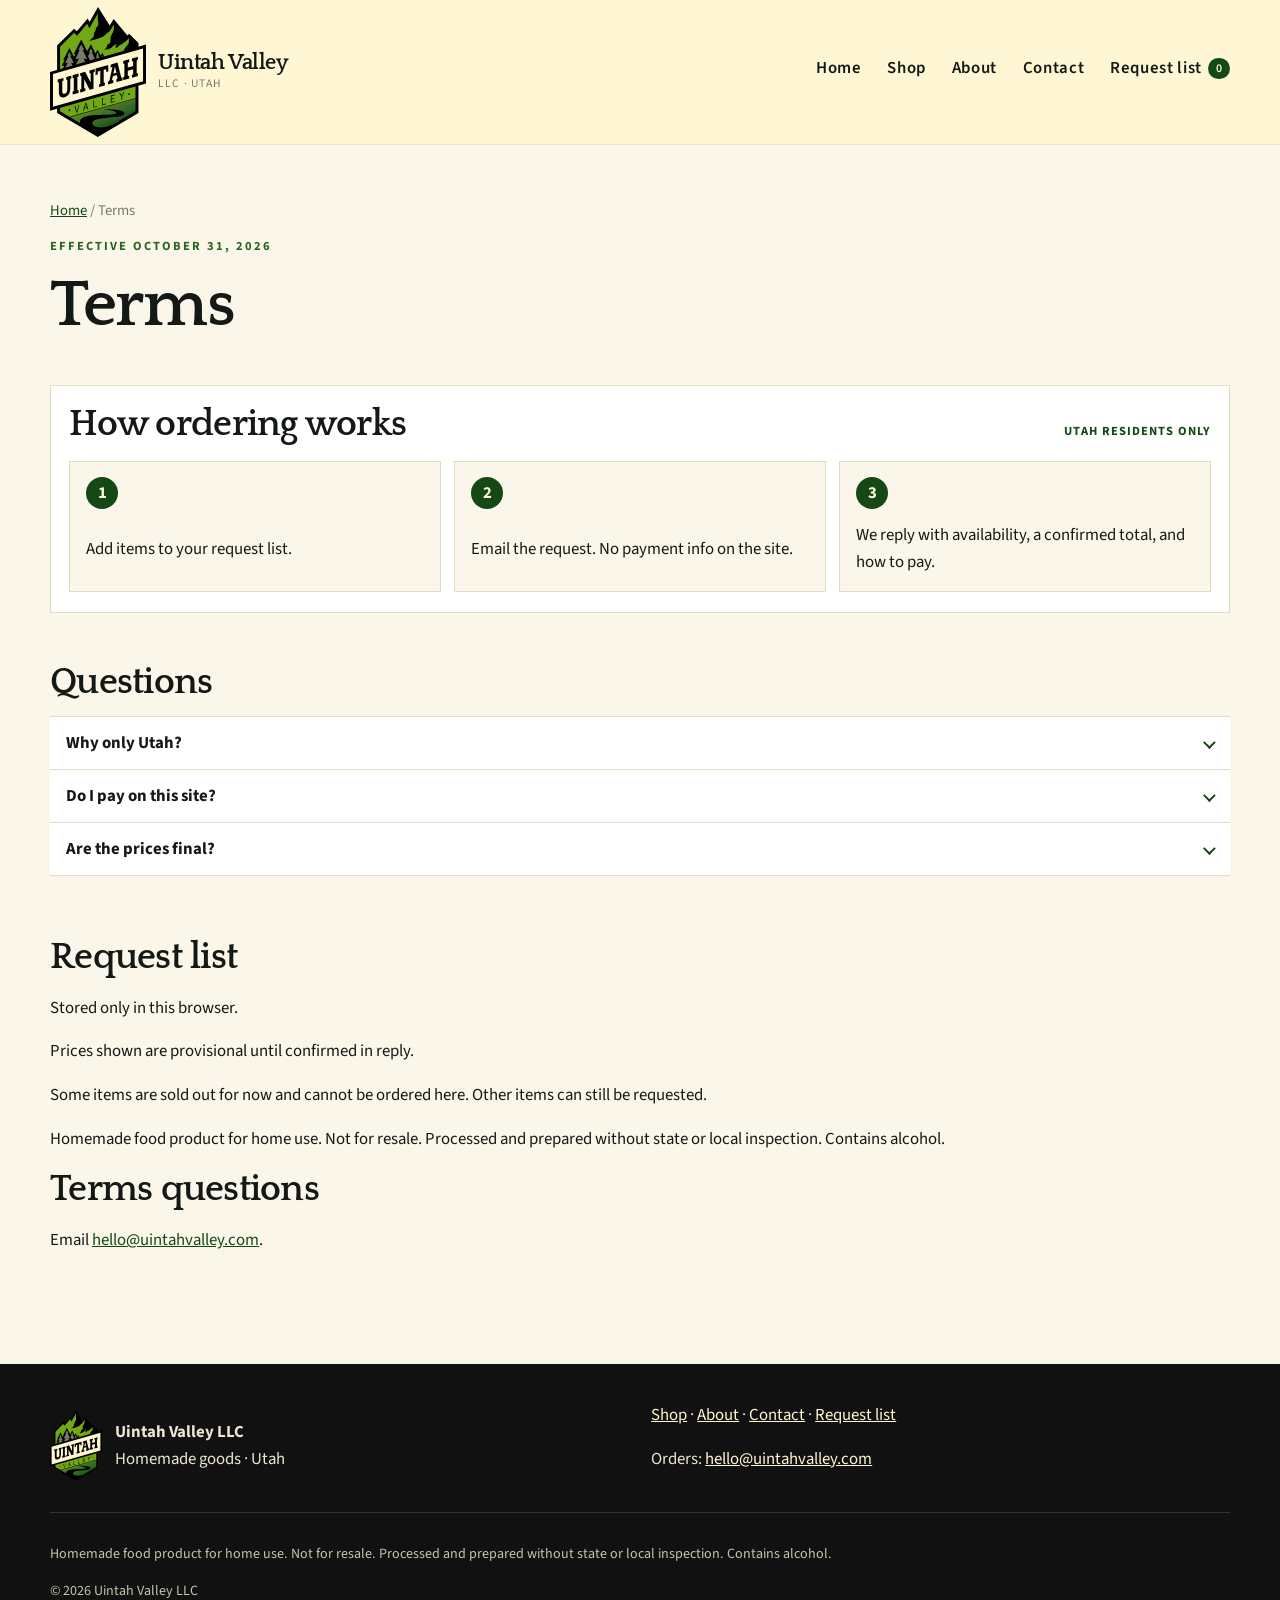
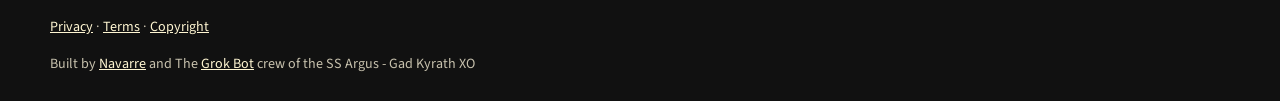
<file: terms.html>
<!DOCTYPE html>
<html lang="en">
<head>
  <meta charset="utf-8">
  <meta name="viewport" content="width=device-width, initial-scale=1">
  <title>Terms | Uintah Valley</title>
  <meta name="description" content="Currently we can only sell to Utah residents. No payment info on the site. Sending a request is not a paid order.">
  <meta property="og:title" content="Terms | Uintah Valley">
  <meta property="og:description" content="Utah residents only. No payment info on the site. Sending a request is not a paid order.">
  <meta property="og:type" content="website">
  <meta property="og:url" content="https://uintahvalley.com/terms">
  <link rel="canonical" href="https://uintahvalley.com/terms">
  <meta property="og:image" content="https://uintahvalley.com/assets/logo-square.png">
  <meta name="theme-color" content="#144916">
  <link rel="icon" href="/assets/favicon-32.png" type="image/png" sizes="32x32">
  <link rel="icon" href="/assets/logo-square.png" type="image/png" sizes="192x192">
  <link rel="icon" href="/assets/favicon.svg" type="image/svg+xml">
  <link rel="apple-touch-icon" href="/assets/favicon-180.png">
  <link rel="stylesheet" href="css/styles.css">
</head>
<body>
  <a class="skip-link" href="#main">Skip to content</a>
  <header class="site-header">
    <div class="wrap header-inner">
      <a class="brand" href="/">
        <picture class="brand-mark">
          <source srcset="assets/logo-color.svg" type="image/svg+xml">
          <img src="assets/logo-color.png" width="96" height="130" alt="">
        </picture>
        <span>
          <span class="brand-name">Uintah Valley</span>
          <span class="brand-meta">LLC · Utah</span>
        </span>
      </a>
      <button class="nav-toggle" type="button" aria-expanded="false" aria-controls="site-nav">Menu</button>
      <nav class="site-nav" id="site-nav">
        <a href="/">Home</a>
        <a href="/shop">Shop</a>
        <a href="/about">About</a>
        <a href="/contact">Contact</a>
        <a class="cart-link" href="/cart">Request list <span class="cart-count" data-cart-count>0</span></a>
      </nav>
    </div>
  </header>

  <main id="main" class="wrap">
    <header class="page-hero">
      <p class="crumbs"><a href="/">Home</a> / Terms</p>
      <p class="eyebrow">Effective October 31, 2026</p>
      <h1>Terms</h1>
    </header>

    <section class="order-how order-how-inset" aria-labelledby="order-how-title">
      <div class="order-how-head">
        <h2 id="order-how-title">How ordering works</h2>
        <p class="order-how-utah">Utah residents only</p>
      </div>
      <ol class="order-steps">
        <li>
          <span class="order-step-index" aria-hidden="true">1</span>
          <p>Add items to your request list.</p>
        </li>
        <li>
          <span class="order-step-index" aria-hidden="true">2</span>
          <p>Email the request. No payment info on the site.</p>
        </li>
        <li>
          <span class="order-step-index" aria-hidden="true">3</span>
          <p>We reply with availability, a confirmed total, and how to pay.</p>
        </li>
      </ol>
    </section>

    <!-- FAQ look adapted from the Accessible Accordion by a11ypros, https://21st.dev/@a11ypros/components/a11y-accordion, MIT. Native details/summary; no script. -->
    <section class="section faq" aria-labelledby="faq-title">
      <h2 id="faq-title">Questions</h2>
      <div class="faq-list">
        <details class="faq-item">
          <summary>Why only Utah?</summary>
          <p>Currently we can only sell to Utah residents. This is a homemade food product for home use, not for resale, processed and prepared without state or local inspection, under Utah's cottage food program. If that's not you, reach out anyway and we'll see what we can do for you.</p>
        </details>
        <details class="faq-item">
          <summary>Do I pay on this site?</summary>
          <p>No. There is no live checkout, and we won't ask for your payment info here. Add items to a request list, then email the request from the <a href="/cart">Request List page</a>. We reply with availability, a confirmed total, and how to pay. Payment and confirmation is arranged off-site.</p>
        </details>
        <details class="faq-item">
          <summary>Are the prices final?</summary>
          <p>Prices are provisional. Sending a request is not a paid order. A request is not a purchase. We reply with a confirmed total.</p>
        </details>
      </div>
    </section>

    <section class="section section-tight">
      <h2>Request list</h2>
      <p>Stored only in this browser.</p>
      <p>Prices shown are provisional until confirmed in reply.</p>
      <p>Some items are sold out for now and cannot be ordered here. Other items can still be requested.</p>
      <p>Homemade food product for home use. Not for resale. Processed and prepared without state or local inspection. Contains alcohol.</p>
      <h2>Terms questions</h2>
      <p>Email <a href="mailto:hello@uintahvalley.com">hello@uintahvalley.com</a>.</p>
      <!-- OWNER: Returns, shipping, and cancellation will be added later. -->
    </section>
  </main>

  <footer class="site-footer">
    <div class="wrap footer-grid">
      <div class="footer-brand">
        <img src="assets/logo-color.svg" width="52" height="71" alt="">
        <div>
          <strong>Uintah Valley LLC</strong>
          <div>Homemade goods · Utah</div>
        </div>
      </div>
      <div>
        <div><a href="/shop">Shop</a> · <a href="/about">About</a> · <a href="/contact">Contact</a> · <a href="/cart">Request list</a></div>
        <p>Orders: <a href="mailto:hello@uintahvalley.com">hello@uintahvalley.com</a></p>
      </div>
    </div>
    <div class="wrap legal">
      <p>Homemade food product for home use. Not for resale. Processed and prepared without state or local inspection. Contains alcohol.</p>
      <p>© <span data-year>2026</span> Uintah Valley LLC</p>
      <p><a href="/privacy">Privacy</a> · <a href="/terms" aria-current="page">Terms</a> · <a href="/copyright">Copyright</a></p>
      <p class="footer-credit">Built by <a href="https://navarreval.com/">Navarre</a> and The <a href="https://x.ai/bot">Grok Bot</a> crew of the SS Argus - Gad Kyrath XO</p>
    </div>
  </footer>
  <script src="js/cart.js"></script>
  <script src="js/site.js"></script>
</body>
</html>
</file>
<file: css/styles.css>
@font-face {
  font-family: "Quattrocento";
  font-style: normal;
  font-weight: 400;
  font-display: swap;
  src: url("../assets/fonts/quattrocento-400.woff2") format("woff2");
  unicode-range: U+0000-00FF, U+0131, U+0152-0153, U+02BB-02BC, U+02C6, U+02DA, U+02DC, U+0304, U+0308, U+0329, U+2000-206F, U+20AC, U+2122, U+2191, U+2193, U+2212, U+2215, U+FEFF, U+FFFD;
}

@font-face {
  font-family: "Quattrocento";
  font-style: normal;
  font-weight: 700;
  font-display: swap;
  src: url("../assets/fonts/quattrocento-700.woff2") format("woff2");
  unicode-range: U+0000-00FF, U+0131, U+0152-0153, U+02BB-02BC, U+02C6, U+02DA, U+02DC, U+0304, U+0308, U+0329, U+2000-206F, U+20AC, U+2122, U+2191, U+2193, U+2212, U+2215, U+FEFF, U+FFFD;
}

@font-face {
  font-family: "Source Sans 3";
  font-style: normal;
  font-weight: 400;
  font-display: swap;
  src: url("../assets/fonts/source-sans-3-latin.woff2") format("woff2");
  unicode-range: U+0000-00FF, U+0131, U+0152-0153, U+02BB-02BC, U+02C6, U+02DA, U+02DC, U+0304, U+0308, U+0329, U+2000-206F, U+20AC, U+2122, U+2191, U+2193, U+2212, U+2215, U+FEFF, U+FFFD;
}

@font-face {
  font-family: "Source Sans 3";
  font-style: normal;
  font-weight: 600;
  font-display: swap;
  src: url("../assets/fonts/source-sans-3-latin.woff2") format("woff2");
  unicode-range: U+0000-00FF, U+0131, U+0152-0153, U+02BB-02BC, U+02C6, U+02DA, U+02DC, U+0304, U+0308, U+0329, U+2000-206F, U+20AC, U+2122, U+2191, U+2193, U+2212, U+2215, U+FEFF, U+FFFD;
}

@font-face {
  font-family: "Source Sans 3";
  font-style: normal;
  font-weight: 700;
  font-display: swap;
  src: url("../assets/fonts/source-sans-3-latin.woff2") format("woff2");
  unicode-range: U+0000-00FF, U+0131, U+0152-0153, U+02BB-02BC, U+02C6, U+02DA, U+02DC, U+0304, U+0308, U+0329, U+2000-206F, U+20AC, U+2122, U+2191, U+2193, U+2212, U+2215, U+FEFF, U+FFFD;
}

:root {
  --ink: #141916;
  --ink-soft: #2a2e28;
  --muted: #5c6156;
  --cream: #fff6d2;
  --cream-deep: #f3e6b8;
  --paper: #faf6ea;
  --lime: #72a813;
  --forest-light: #5e8924;
  --forest: #2e6423;
  --forest-deep: #144916;
  --taupe: #777a69;
  --line: #e4dcc4;
  --placeholder: #ece8dc;
  --max: 1180px;
  --header-h: 9rem;
  --radius: 999px;
}

*,
*::before,
*::after {
  box-sizing: border-box;
}

/* Author display values must not override the hidden attribute. */
[hidden] {
  display: none !important;
}

html {
  scroll-behavior: smooth;
}

body {
  margin: 0;
  color: var(--ink);
  background: var(--paper);
  font-family: "Source Sans 3", "Helvetica Neue", Helvetica, Arial, sans-serif;
  font-size: 1.05rem;
  line-height: 1.6;
}

img {
  max-width: 100%;
  height: auto;
  display: block;
}

a {
  color: var(--forest-deep);
}

a:hover {
  color: var(--forest);
}

:focus-visible {
  outline: 3px solid var(--lime);
  outline-offset: 3px;
}

.skip-link {
  position: absolute;
  left: 0.75rem;
  top: -3rem;
  z-index: 80;
  background: var(--ink);
  color: var(--cream);
  padding: 0.5rem 0.8rem;
}

.skip-link:focus {
  top: 0.75rem;
}

.wrap {
  width: min(100% - 2.5rem, var(--max));
  margin-inline: auto;
}

.eyebrow {
  margin: 0 0 0.7rem;
  color: var(--forest);
  font-size: 0.78rem;
  font-weight: 700;
  letter-spacing: 0.16em;
  text-transform: uppercase;
}

h1,
h2,
h3,
.brand-name {
  font-family: "Quattrocento", "Times New Roman", serif;
  letter-spacing: -0.02em;
  line-height: 1.12;
}

/* Header */

.site-header {
  position: sticky;
  top: 0;
  z-index: 40;
  background: rgba(255, 246, 210, 0.96);
  border-bottom: 1px solid rgba(20, 73, 22, 0.08);
  backdrop-filter: blur(12px);
}

.header-inner {
  min-height: var(--header-h);
  display: flex;
  align-items: center;
  justify-content: space-between;
  gap: 1rem;
}

.brand {
  display: flex;
  align-items: center;
  gap: 0.75rem;
  color: inherit;
  text-decoration: none;
}

.brand-mark {
  display: block;
  flex: 0 0 auto;
  line-height: 0;
}

.brand-mark img {
  width: 96px;
  height: auto;
}

.brand-name {
  display: block;
  font-size: 1.35rem;
  font-weight: 700;
}

.brand-meta {
  display: block;
  color: var(--taupe);
  font-size: 0.72rem;
  letter-spacing: 0.1em;
  text-transform: uppercase;
}

.nav-toggle {
  display: none;
  border: 1.5px solid currentColor;
  background: transparent;
  color: inherit;
  padding: 0.4rem 0.7rem;
  font: inherit;
  font-weight: 700;
  border-radius: 999px;
}

.site-nav {
  display: flex;
  align-items: center;
  gap: 1.6rem;
}

.site-nav a {
  color: var(--ink);
  text-decoration: none;
  font-weight: 600;
  letter-spacing: 0.04em;
  padding-bottom: 0.2rem;
  border-bottom: 4px solid transparent;
}

.site-nav a[aria-current="page"] {
  border-bottom-color: var(--lime);
  font-weight: 700;
}

/* Home: header sits on the hero */

.page-home {
  background: #fff;
}

.page-home .site-header {
  position: absolute;
  top: 0;
  left: 0;
  right: 0;
  background: transparent;
  border-bottom: none;
  backdrop-filter: none;
}

.page-home .site-header.is-scrolled {
  position: fixed;
  background: rgba(255, 246, 210, 0.94);
  border-bottom: 1px solid rgba(20, 73, 22, 0.08);
  backdrop-filter: blur(12px);
}

.page-home .site-header:not(.is-scrolled) .brand,
.page-home .site-header:not(.is-scrolled) .site-nav a,
.page-home .site-header:not(.is-scrolled) .nav-toggle {
  color: #141916;
  text-shadow: 0 1px 8px rgba(255, 255, 255, 0.55);
}

.page-home .site-header:not(.is-scrolled) .brand-meta {
  color: #3a4036;
}

.page-home .site-header:not(.is-scrolled) .site-nav a[aria-current="page"] {
  border-bottom-color: var(--lime);
  text-shadow: 0 1px 8px rgba(255, 255, 255, 0.55);
}

/* Hero */

.hero {
  position: relative;
  min-height: 100vh;
  min-height: 100dvh;
  display: flex;
  align-items: stretch;
  color: var(--cream);
  overflow: hidden;
}

.hero-photo {
  position: absolute;
  inset: 0;
  width: 100%;
  height: 100%;
  object-fit: cover;
  object-position: center 35%;
}

.hero-scrim {
  position: absolute;
  inset: 0;
  background:
    linear-gradient(180deg, rgba(255, 248, 230, 0.72) 0%, rgba(255, 255, 255, 0.34) 8%, rgba(255, 255, 255, 0) 17%),
    linear-gradient(180deg, rgba(6, 12, 8, 0) 0%, rgba(6, 12, 8, 0.08) 12%, rgba(6, 12, 8, 0.58) 24%, rgba(5, 10, 7, 0.78) 40%, rgba(5, 10, 7, 0.82) 60%, rgba(5, 10, 7, 0.72) 100%);
}

.hero-stage {
  position: relative;
  z-index: 1;
  width: 100%;
  min-height: 100vh;
  min-height: 100dvh;
  display: flex;
  flex-direction: column;
  align-items: center;
  justify-content: center;
  justify-content: safe center;
  gap: clamp(0.65rem, 2.2vh, 1.5rem);
  padding-top: calc(var(--header-h) + 0.35rem);
  padding-bottom: clamp(1.1rem, 3.5vh, 2.4rem);
}

.hero-lockup {
  position: relative;
  display: grid;
  width: 100%;
  place-items: center;
}

.hero-display {
  grid-area: 1 / 1;
  z-index: 1;
  width: 100%;
  margin: 0;
  color: var(--cream);
  font-weight: 700;
  line-height: 0.74;
  letter-spacing: normal;
  text-align: center;
  text-transform: uppercase;
  text-shadow: 0 0.015em 0.045em rgba(0, 0, 0, 0.45);
}

.hero-line {
  display: block;
  white-space: nowrap;
  letter-spacing: -0.02em;
  opacity: 0;
  animation-name: hero-appear;
  animation-duration: 0s;
  animation-timing-function: steps(1, end);
  animation-fill-mode: both;
  animation-iteration-count: 1;
}

/* Quattrocento Bold advances. With -0.02em tracking these sizes span about 96vw. */
.hero-line-pure {
  font-size: clamp(5.5rem, 38.77vw, 72rem);
  animation-delay: 0.4s;
}

.hero-line-premium {
  margin-top: -0.02em;
  font-size: clamp(3.15rem, 20.61vw, 40rem);
  animation-delay: 0.8s;
}

@keyframes hero-appear {
  from {
    opacity: 0;
  }

  to {
    opacity: 1;
  }
}

.visually-hidden {
  position: absolute;
  width: 1px;
  height: 1px;
  padding: 0;
  margin: -1px;
  overflow: hidden;
  clip: rect(0, 0, 0, 0);
  clip-path: inset(50%);
  white-space: nowrap;
  border: 0;
}

.hero-product {
  grid-area: 1 / 1;
  z-index: 2;
  width: clamp(9rem, 41vw, 64rem);
  pointer-events: none;
}

.hero-plate {
  width: 100%;
  height: auto;
  filter: drop-shadow(0 14px 20px rgba(0, 0, 0, 0.35));
  transform: translateX(120vw);
  animation-name: hero-plate-in;
  animation-duration: 0.8s;
  animation-timing-function: ease-out;
  animation-delay: 1.1s;
  animation-fill-mode: both;
  animation-iteration-count: 1;
}

@keyframes hero-plate-in {
  from {
    transform: translateX(120vw);
  }

  to {
    transform: translateX(0);
  }
}

.hero-actions {
  position: relative;
  z-index: 3;
}

.btn {
  display: inline-flex;
  align-items: center;
  justify-content: center;
  gap: 0.45rem;
  min-height: 3rem;
  padding: 0.55rem 1.35rem;
  border: 1.5px solid transparent;
  border-radius: var(--radius);
  background: var(--cream);
  color: var(--ink);
  font: inherit;
  font-weight: 700;
  text-decoration: none;
  cursor: pointer;
}

.btn:hover {
  color: var(--ink);
  transform: translateY(-1px);
}

.btn-primary {
  background: var(--lime);
  color: #14210a;
}

.btn-primary:hover {
  background: #80bb16;
  color: #14210a;
}

.btn-forest {
  background: var(--forest-deep);
  color: var(--cream);
}

.btn-forest:hover {
  background: var(--forest);
  color: var(--cream);
}

.btn-ghost {
  background: transparent;
  border-color: currentColor;
}

.btn-danger {
  background: #8a2a2a;
  color: var(--cream);
}

.btn-danger:hover {
  background: #a43434;
  color: var(--cream);
}

.btn[disabled],
.btn[aria-disabled="true"] {
  opacity: 0.55;
  cursor: not-allowed;
  transform: none;
}

.actions {
  display: flex;
  flex-wrap: wrap;
  gap: 0.75rem;
}

.stack-gap {
  margin-top: 1rem;
}

.cart-link {
  display: inline-flex;
  align-items: center;
  gap: 0.4rem;
}

.cart-count {
  min-width: 1.35rem;
  padding: 0 0.35rem;
  background: var(--forest-deep);
  color: var(--cream);
  border-radius: 999px;
  text-align: center;
  font-size: 0.75rem;
  line-height: 1.35rem;
  letter-spacing: 0;
}

.page-home .site-header:not(.is-scrolled) .cart-count {
  text-shadow: none;
}

/* Discover */

.discover {
  padding: 5.5rem 0 4.5rem;
  background: #fff;
  text-align: left;
}

.discover h2 {
  margin: 0 0 1.6rem;
  font-size: clamp(2rem, 4.5vw, 3.1rem);
}

.discover-tabs {
  display: flex;
  justify-content: flex-start;
  gap: 2.2rem;
  margin: 0 0 1.1rem;
}

.discover-tabs button {
  appearance: none;
  border: 0;
  background: none;
  padding: 0.2rem 0 0.45rem;
  color: #8b8f84;
  font: inherit;
  font-size: 1.05rem;
  font-weight: 600;
  cursor: pointer;
  box-shadow: inset 0 -2px 0 transparent;
}

.discover-tabs button[aria-selected="true"] {
  color: var(--forest);
  box-shadow: inset 0 -2px 0 var(--lime);
}

.discover-desc {
  margin: 0 0 2.4rem;
  max-width: 40rem;
  color: var(--muted);
}

.discover-panel[hidden] {
  display: none;
}

.product-row {
  display: grid;
  align-items: stretch;
  gap: 1.5rem;
  grid-template-columns: 1fr;
}

/* Segmented filter.
   Adapted from Uiverse.io by 00Kubi
   https://uiverse.io/00Kubi/smooth-termite-31
   MIT License
   Copyright (c) 2026 00Kubi
   Permission is hereby granted, free of charge, to any person obtaining a copy
   of this software and associated documentation files (the "Software"), to deal
   in the Software without restriction, including without limitation the rights
   to use, copy, modify, merge, publish, distribute, sublicense, and/or sell
   copies of the Software, and to permit persons to whom the Software is
   furnished to do so, subject to the following conditions:
   The above copyright notice and this permission notice shall be included in
   all copies or substantial portions of the Software.
   THE SOFTWARE IS PROVIDED "AS IS", WITHOUT WARRANTY OF ANY KIND.
   The sliding thumb is restyled for this site. The controls stay buttons
   with aria-pressed. */

.shop-filter {
  position: relative;
  display: grid;
  grid-template-columns: repeat(3, minmax(0, 1fr));
  width: min(100%, 40rem);
  margin: 1.5rem 0 1.2rem;
  padding: 0.28rem;
  background: #e7e1cc;
  border-radius: 999px;
}

.shop-filter-thumb {
  position: absolute;
  z-index: 0;
  top: 0.28rem;
  bottom: 0.28rem;
  left: 0.28rem;
  width: calc((100% - 0.56rem) / 3);
  border-radius: 999px;
  background: #fff;
  box-shadow: 0 1px 3px rgba(20, 25, 22, 0.16);
  transition: transform 0.24s ease;
}

.shop-filter:has(button[data-filter="mainline"][aria-pressed="true"]) .shop-filter-thumb {
  transform: translateX(100%);
}

.shop-filter:has(button[data-filter="dons-reserve"][aria-pressed="true"]) .shop-filter-thumb {
  transform: translateX(200%);
}

.shop-filter button {
  position: relative;
  z-index: 1;
  appearance: none;
  border: 0;
  background: transparent;
  padding: 0.55rem 0.45rem;
  color: #3a4036;
  font: inherit;
  font-size: 0.95rem;
  font-weight: 650;
  line-height: 1.2;
  cursor: pointer;
  border-radius: 999px;
}

.shop-filter button[aria-pressed="true"] {
  color: var(--forest-deep);
  font-weight: 700;
}

.filter-count {
  display: inline-block;
  min-width: 1.2rem;
  margin-left: 0.28rem;
  padding: 0 0.28rem;
  border-radius: 999px;
  background: rgba(20, 73, 22, 0.1);
  color: var(--forest-deep);
  font-size: 0.75rem;
  font-weight: 700;
  letter-spacing: 0;
  line-height: 1.25rem;
  text-align: center;
}

.shop-grid {
  gap: 1rem;
}

.shop-grid .product-card h3 {
  margin-top: 0.65rem;
  font-size: 0.98rem;
}

.shop-grid .product-card p {
  font-size: 0.85rem;
}

.product-card {
  display: flex;
  flex-direction: column;
  height: 100%;
  text-align: left;
}

.product-card .product-photo,
.product-card .placeholder-frame {
  flex-shrink: 0;
}

.product-photo {
  width: 100%;
  aspect-ratio: 1;
  object-fit: cover;
  object-position: center;
  background: var(--placeholder);
}

.product-card h3 {
  margin: 0.9rem 0 0.35rem;
  font-size: 1.2rem;
}

.product-card p {
  margin: 0;
  color: var(--muted);
  font-size: 0.98rem;
}

.placeholder-frame {
  display: grid;
  place-items: center;
  aspect-ratio: 1;
  background: var(--placeholder);
  color: #8a8678;
  letter-spacing: 0.04em;
  font-size: 0.92rem;
}

.sold-note {
  display: inline-block;
  margin-top: auto;
  color: var(--taupe);
  font-size: 0.8rem;
  font-weight: 700;
  letter-spacing: 0.08em;
  text-transform: uppercase;
}

.product-card .btn {
  align-self: flex-start;
  min-height: 2.4rem;
  margin-top: 0.7rem;
  padding: 0.35rem 0.95rem;
  font-size: 0.88rem;
}

.product-card .price {
  margin: auto 0 0;
  font-weight: 700;
}

.provisional {
  color: var(--muted);
  font-size: 0.78rem;
  font-weight: 600;
}

/* Interior */

.page-hero {
  padding: 3.4rem 0 0.4rem;
}

.page-hero:has(+ #catalog) {
  padding-bottom: 0;
}

.page-hero h1 {
  margin: 0 0 0.7rem;
  font-size: clamp(2.4rem, 6vw, 4.2rem);
}

.lede {
  max-width: 40rem;
  font-size: 1.15rem;
  color: var(--ink-soft);
}

.crumbs {
  margin: 0 0 0.85rem;
  color: var(--taupe);
  font-size: 0.92rem;
}

.section {
  padding: 2.8rem 0;
}

.section.section-tight {
  padding-top: 1rem;
}

#catalog {
  padding-top: 0;
}

.section h2 {
  margin: 0 0 0.8rem;
  font-size: clamp(1.7rem, 3.5vw, 2.3rem);
}

.split {
  display: grid;
  gap: 2rem;
}

.residents-note {
  margin: 1.5rem 0;
  padding: 1rem 1.2rem;
  background: var(--cream);
  border: 2px solid var(--forest);
  color: var(--forest-deep);
  font-weight: 700;
  font-size: 1.12rem;
  line-height: 1.35;
}

.section h2.team-heading,
.team-heading {
  margin: 0 0 1rem;
  color: var(--forest);
  font-size: 0.78rem;
  font-weight: 700;
  letter-spacing: 0.16em;
  text-transform: uppercase;
}

.team-grid {
  display: grid;
  gap: 1.25rem;
}

.founder-card {
  display: grid;
  gap: 1.25rem;
  align-items: center;
  padding: 1.25rem;
  border: 1px solid var(--line);
  background: #fff;
}

.founder-card img {
  width: min(100%, 11.5rem);
  aspect-ratio: 1;
  object-fit: cover;
  object-position: center 15%;
  background: #d8d4cc;
}

.founder-card h2,
.founder-card h3 {
  margin: 0;
  font-size: clamp(1.2rem, 2.2vw, 1.6rem);
}

.founder-role {
  margin: 0.35rem 0 0;
  color: var(--muted);
  font-size: 0.82rem;
  font-weight: 700;
  letter-spacing: 0.1em;
  text-transform: uppercase;
}

.cart-table {
  width: 100%;
  border-collapse: collapse;
  background: #fff;
  border: 1px solid var(--line);
}

.cart-table th,
.cart-table td {
  padding: 0.85rem 0.75rem;
  border-bottom: 1px solid var(--line);
  text-align: left;
  vertical-align: middle;
}

.cart-table tfoot td {
  font-weight: 700;
}

.cart-table input[type="number"] {
  width: 4.2rem;
  padding: 0.35rem 0.4rem;
  border: 1.5px solid var(--ink);
  font: inherit;
}

.empty-cart {
  padding: 1.5rem;
  background: var(--cream);
  border: 2px dashed var(--taupe);
}

.note {
  color: var(--muted);
}

.fine {
  margin-top: 0.25rem;
  color: var(--muted);
  font-size: 0.85rem;
}

.pill {
  display: inline-block;
  padding: 0.15rem 0.5rem;
  background: var(--forest-deep);
  color: var(--cream);
  font-size: 0.72rem;
  font-weight: 700;
  letter-spacing: 0.08em;
  text-transform: uppercase;
}

.toast {
  position: fixed;
  right: 1rem;
  bottom: 1rem;
  z-index: 50;
  background: var(--forest-deep);
  color: var(--cream);
  padding: 0.75rem 1rem;
  border: 2px solid #0b2a0d;
  transform: translateY(120%);
  opacity: 0;
  transition: 0.25s ease;
}

.toast.show {
  transform: none;
  opacity: 1;
}

.note-card,
.card {
  padding: 1.25rem 1.35rem;
  background: var(--cream);
  border: 1px solid var(--line);
}

.facts {
  display: grid;
  gap: 0.75rem;
  padding: 0;
  list-style: none;
}

.facts li:not(.callout) {
  padding: 0.85rem 1rem;
  background: #fff;
  border-left: 4px solid var(--lime);
}

.lean-points {
  display: grid;
  gap: 1rem;
  margin: 0;
}

.lean-points.three {
  margin-top: 1.6rem;
}

.lean-points div {
  margin: 0;
  padding: 1.1rem 1.15rem 1.2rem;
  background: var(--cream);
}

.lean-points dt {
  font-family: "Quattrocento", "Times New Roman", serif;
  font-weight: 700;
  font-size: 1.15rem;
  margin: 0 0 0.25rem;
}

.lean-points dd {
  margin: 0;
  color: var(--ink-soft);
}

.callout {
  padding: 1rem 1.15rem;
  background: #f8d4d6;
  border: 1px solid #c76a70;
}

.callout p {
  margin: 0;
}

.media {
  overflow: hidden;
  background: #1c2a18;
}

.media img {
  width: 100%;
  height: 100%;
  object-fit: cover;
  min-height: 240px;
}

.media-studio {
  background: #fff;
}

.media-studio img {
  object-fit: contain;
  background: #fff;
  min-height: 220px;
}

.form {
  position: relative;
  display: grid;
  gap: 0.9rem;
}

.form label {
  display: grid;
  gap: 0.3rem;
  font-weight: 650;
}

.form input,
.form textarea {
  width: 100%;
  border: 1.5px solid var(--ink);
  background: #fff;
  padding: 0.7rem 0.75rem;
  font: inherit;
}

.form .hp {
  position: absolute;
  left: -9999px;
  width: 1px;
  height: 1px;
  overflow: hidden;
}

.form-status {
  margin: 0;
  font-weight: 650;
}

.form-status.is-ok {
  color: var(--forest-deep);
}

.form-status.is-error {
  color: #8a2a2a;
}

.turnstile {
  min-height: 65px;
}

.turnstile[hidden] {
  display: none;
  min-height: 0;
}

.modal-overlay {
  position: fixed;
  inset: 0;
  z-index: 70;
  display: grid;
  place-items: center;
  padding: 1.25rem;
  background: rgba(20, 25, 22, 0.55);
}

.modal-overlay[hidden] {
  display: none;
}

.modal {
  width: min(100%, 32rem);
  max-height: calc(100vh - 2.5rem);
  overflow: auto;
  padding: 1.4rem 1.45rem 1.35rem;
  background: var(--cream);
  border: 1px solid var(--line);
  box-shadow: 0 16px 48px rgba(20, 25, 22, 0.28);
}

.modal h2 {
  margin: 0 0 0.35rem;
}

.modal .form {
  margin-top: 1rem;
}

.modal .fine {
  font-weight: 500;
}

body.modal-open {
  overflow: hidden;
}

/* Footer */

.site-footer {
  background: #111;
  color: #ece6d2;
  padding: 2.4rem 0 1.6rem;
  margin-top: 3rem;
}

.site-footer a {
  color: #fff6d2;
}

.footer-grid {
  display: grid;
  gap: 1.4rem;
}

.footer-brand {
  display: flex;
  gap: 0.8rem;
  align-items: center;
}

.footer-brand img {
  width: 52px;
}

.legal {
  margin-top: 1.4rem;
  padding-top: 1rem;
  border-top: 1px solid #333;
  color: #c8c2ae;
  font-size: 0.88rem;
}

.footer-credit {
  margin: 0.65rem 0 0;
}

@media (min-width: 560px) {
  .product-row.shop-grid {
    grid-template-columns: repeat(3, 1fr);
  }
}

@media (min-width: 760px) {
  .product-row {
    grid-template-columns: repeat(3, 1fr);
  }

  .split,
  .footer-grid,
  .lean-points.three {
    grid-template-columns: 1fr 1fr;
  }

  .team-grid {
    grid-template-columns: 1fr 1fr;
  }

  .founder-card {
    grid-template-columns: minmax(7.5rem, 9.5rem) 1fr;
  }

  .lean-points.three {
    grid-template-columns: repeat(3, 1fr);
  }
}

@media (min-width: 1100px) {
  .product-row.shop-grid {
    grid-template-columns: repeat(6, 1fr);
  }
}

@media (max-width: 759px) {
  .nav-toggle {
    display: inline-flex;
  }

  .site-nav {
    display: none;
    position: absolute;
    inset: var(--header-h) 0 auto;
    flex-direction: column;
    align-items: stretch;
    padding: 1rem 1.25rem 1.2rem;
    background: var(--cream);
    border-bottom: 1px solid var(--line);
  }

  .site-nav.open {
    display: flex;
  }

  .page-home .site-header:not(.is-scrolled) .site-nav {
    text-shadow: none;
  }

  .discover {
    padding: 3.6rem 0 3rem;
  }

  .brand-name {
    font-size: 1.15rem;
  }

  .shop-filter {
    border-radius: 0.9rem;
  }

  .shop-filter-thumb {
    border-radius: 0.7rem;
  }

  .shop-filter button {
    font-size: 0.78rem;
    white-space: normal;
    min-height: 2.8rem;
  }
}

/* How ordering works */

.order-how,
.discover,
.faq,
.team,
#catalog {
  scroll-margin-top: calc(var(--header-h) + 1rem);
}

.order-how {
  padding: 3rem 0 2.6rem;
  background: var(--cream);
}

.page-home .order-how {
  border-bottom: 1px solid var(--line);
}

.order-how-inset {
  margin: 1.5rem 0 0.25rem;
  padding: 1.15rem 1.15rem 1.25rem;
  background: #fff;
  border: 1px solid var(--line);
}

.order-how-head {
  display: flex;
  flex-wrap: wrap;
  align-items: baseline;
  justify-content: space-between;
  gap: 0.4rem 1rem;
  margin-bottom: 1rem;
}

.order-how h2,
.request-sent h2 {
  margin: 0;
  font-size: clamp(1.7rem, 3.5vw, 2.3rem);
}

.order-how-utah {
  margin: 0;
  color: var(--forest-deep);
  font-size: 0.78rem;
  font-weight: 700;
  letter-spacing: 0.08em;
  text-transform: uppercase;
}

.order-steps {
  display: grid;
  gap: 0.85rem;
  margin: 0;
  padding: 0;
  list-style: none;
}

.order-steps li {
  display: grid;
  grid-template-columns: auto 1fr;
  gap: 0.8rem;
  align-items: start;
  margin: 0;
  padding: 0.95rem 1rem;
  background: #fff;
  border: 1px solid var(--line);
}

.order-how-inset .order-steps li {
  background: var(--paper);
}

.order-steps p {
  margin: 0;
  color: var(--ink);
}

.order-step-index {
  display: grid;
  place-items: center;
  width: 2rem;
  height: 2rem;
  border-radius: 999px;
  background: var(--forest-deep);
  color: var(--cream);
  font-weight: 700;
}

/* FAQ.
   Look adapted from the Accessible Accordion by a11ypros
   https://21st.dev/@a11ypros/components/a11y-accordion
   MIT License. Copyright (c) a11ypros.
   Ported to native details/summary. No JavaScript. */

.faq-list {
  border-top: 1px solid var(--line);
  background: #fff;
}

.faq-item {
  border-bottom: 1px solid var(--line);
}

.faq-item summary {
  display: flex;
  align-items: center;
  justify-content: space-between;
  gap: 1rem;
  min-height: 3.25rem;
  padding: 0.85rem 1rem;
  color: var(--ink);
  font-weight: 700;
  line-height: 1.35;
  cursor: pointer;
  list-style: none;
}

.faq-item summary::-webkit-details-marker {
  display: none;
}

.faq-item summary::after {
  content: "";
  flex: none;
  width: 0.55rem;
  height: 0.55rem;
  border-right: 2px solid var(--forest-deep);
  border-bottom: 2px solid var(--forest-deep);
  transform: rotate(45deg);
  transition: transform 0.2s ease;
}

.faq-item[open] summary::after {
  transform: rotate(225deg);
}

.faq-item summary:hover {
  background: var(--paper);
}

.faq-item p {
  margin: 0;
  padding: 0 1rem 1.05rem;
  color: var(--ink-soft);
}

/* Add-to-request confirmation.
   Adapted from Uiverse.io by Df12345677
   https://uiverse.io/Df12345677/black-rat-82
   MIT License
   Copyright (c) 2026 Df12345677
   Permission is hereby granted, free of charge, to any person obtaining a copy
   of this software and associated documentation files (the "Software"), to deal
   in the Software without restriction, including without limitation the rights
   to use, copy, modify, merge, publish, distribute, sublicense, and/or sell
   copies of the Software, and to permit persons to whom the Software is
   furnished to do so, subject to the following conditions:
   The above copyright notice and this permission notice shall be included in
   all copies or substantial portions of the Software.
   THE SOFTWARE IS PROVIDED "AS IS", WITHOUT WARRANTY OF ANY KIND.
   The original hover-shrink is a click confirmation here: "Added" plus a link. */

.add-slot {
  display: flex;
  flex-wrap: wrap;
  align-items: center;
  gap: 0.45rem 0.7rem;
  align-self: flex-start;
  margin-top: 0.7rem;
}

.product-card .add-slot .btn {
  margin-top: 0;
}

.add-btn {
  position: relative;
  overflow: hidden;
  min-width: 9.2rem;
}

.add-btn-idle,
.add-btn-done {
  transition: transform 0.5s ease, opacity 0.5s ease;
}

.add-btn-done {
  position: absolute;
  inset: 0;
  display: flex;
  align-items: center;
  justify-content: center;
  gap: 0.35rem;
  transform: translateY(70%);
  opacity: 0;
}

.add-btn.is-added .add-btn-idle {
  transform: translateY(-70%);
  opacity: 0;
}

.add-btn.is-added .add-btn-done {
  transform: none;
  opacity: 1;
}

.add-btn.is-added,
.add-btn.is-added:hover {
  background: var(--forest-deep);
  color: var(--cream);
}

.add-view {
  color: var(--forest-deep);
  font-size: 0.88rem;
  font-weight: 700;
}

.add-view[hidden] {
  display: none;
}

@keyframes cart-count-pulse {
  0% { transform: scale(1); }
  40% { transform: scale(1.28); }
  100% { transform: scale(1); }
}

.cart-count.is-pulsing {
  animation: cart-count-pulse 0.45s ease;
}

/* Request list empty picks and the sent summary */

.empty-cart-picks {
  padding: 0;
  background: transparent;
  border: 0;
}

.empty-cart-picks > p {
  margin-top: 0;
}

.request-sent {
  padding: 1.3rem 1.35rem 1.4rem;
  background: var(--cream);
  border: 2px solid var(--forest);
}

.request-sent p {
  max-width: 40rem;
}

.request-sent .btn {
  margin-top: 0.35rem;
}

/* Scroll reveal, in the spirit of Magic UI Blur Fade
   https://magicui.design/docs/components/blur-fade
   MIT License. Copyright (c) Magic UI.
   Recreated with IntersectionObserver. The hero animation is not part of this. */

html.js .reveal.reveal-pending {
  opacity: 0;
  transform: translateY(10px);
  filter: blur(6px);
  transition: opacity 0.6s ease, transform 0.6s ease, filter 0.6s ease;
}

html.js .reveal.reveal-pending.is-revealed {
  opacity: 1;
  transform: none;
  filter: none;
}

.product-row .reveal.reveal-pending:nth-child(2),
.team-grid .reveal.reveal-pending:nth-child(2) {
  transition-delay: 0.08s;
}

.product-row .reveal.reveal-pending:nth-child(3) {
  transition-delay: 0.16s;
}

/* Spotlight Card
   Source: https://reactbits.dev/components/spotlight-card
   Copyright (c) 2026 David Haz
   MIT License + Commons Clause
   Permission is granted to use this software as part of an application, website,
   or product. Do not sell, sublicense, or redistribute the component itself,
   including as a ported version.
   Ported here as plain CSS and a pointermove handler, and applied only to
   Don's Reserve product cards. Off for touch and prefers-reduced-motion. */

.product-card.spotlight-card {
  position: relative;
  isolation: isolate;
  overflow: hidden;
  padding: 0.7rem 0.7rem 0.85rem;
  border: 1px solid rgba(46, 100, 35, 0.38);
  border-radius: 0.85rem;
  background: #fff;
}

.product-card.spotlight-card::before {
  content: "";
  position: absolute;
  inset: 0;
  z-index: 2;
  pointer-events: none;
  opacity: 0;
  background: radial-gradient(
    150px circle at var(--spot-x, 50%) var(--spot-y, 40%),
    rgba(114, 168, 19, 0.42),
    rgba(114, 168, 19, 0) 70%
  );
  transition: opacity 0.35s ease;
}

.product-card.spotlight-card.is-spot::before {
  opacity: 1;
}

.product-card.spotlight-card > * {
  position: relative;
  z-index: 1;
}

@media (min-width: 760px) {
  .order-steps {
    grid-template-columns: repeat(3, 1fr);
  }

  .order-steps li {
    grid-template-columns: 1fr;
    min-height: 100%;
  }
}

@media (prefers-reduced-motion: reduce) {
  .shop-filter-thumb,
  .add-btn-idle,
  .add-btn-done,
  .faq-item summary::after,
  .product-card.spotlight-card::before {
    transition: none;
  }

  .cart-count.is-pulsing {
    animation: none;
  }

  html.js .reveal.reveal-pending,
  html.js .reveal.reveal-pending.is-revealed,
  .product-row .reveal.reveal-pending,
  .team-grid .reveal.reveal-pending {
    opacity: 1;
    transform: none;
    filter: none;
    transition: none;
    transition-delay: 0s;
  }
}
</file>
